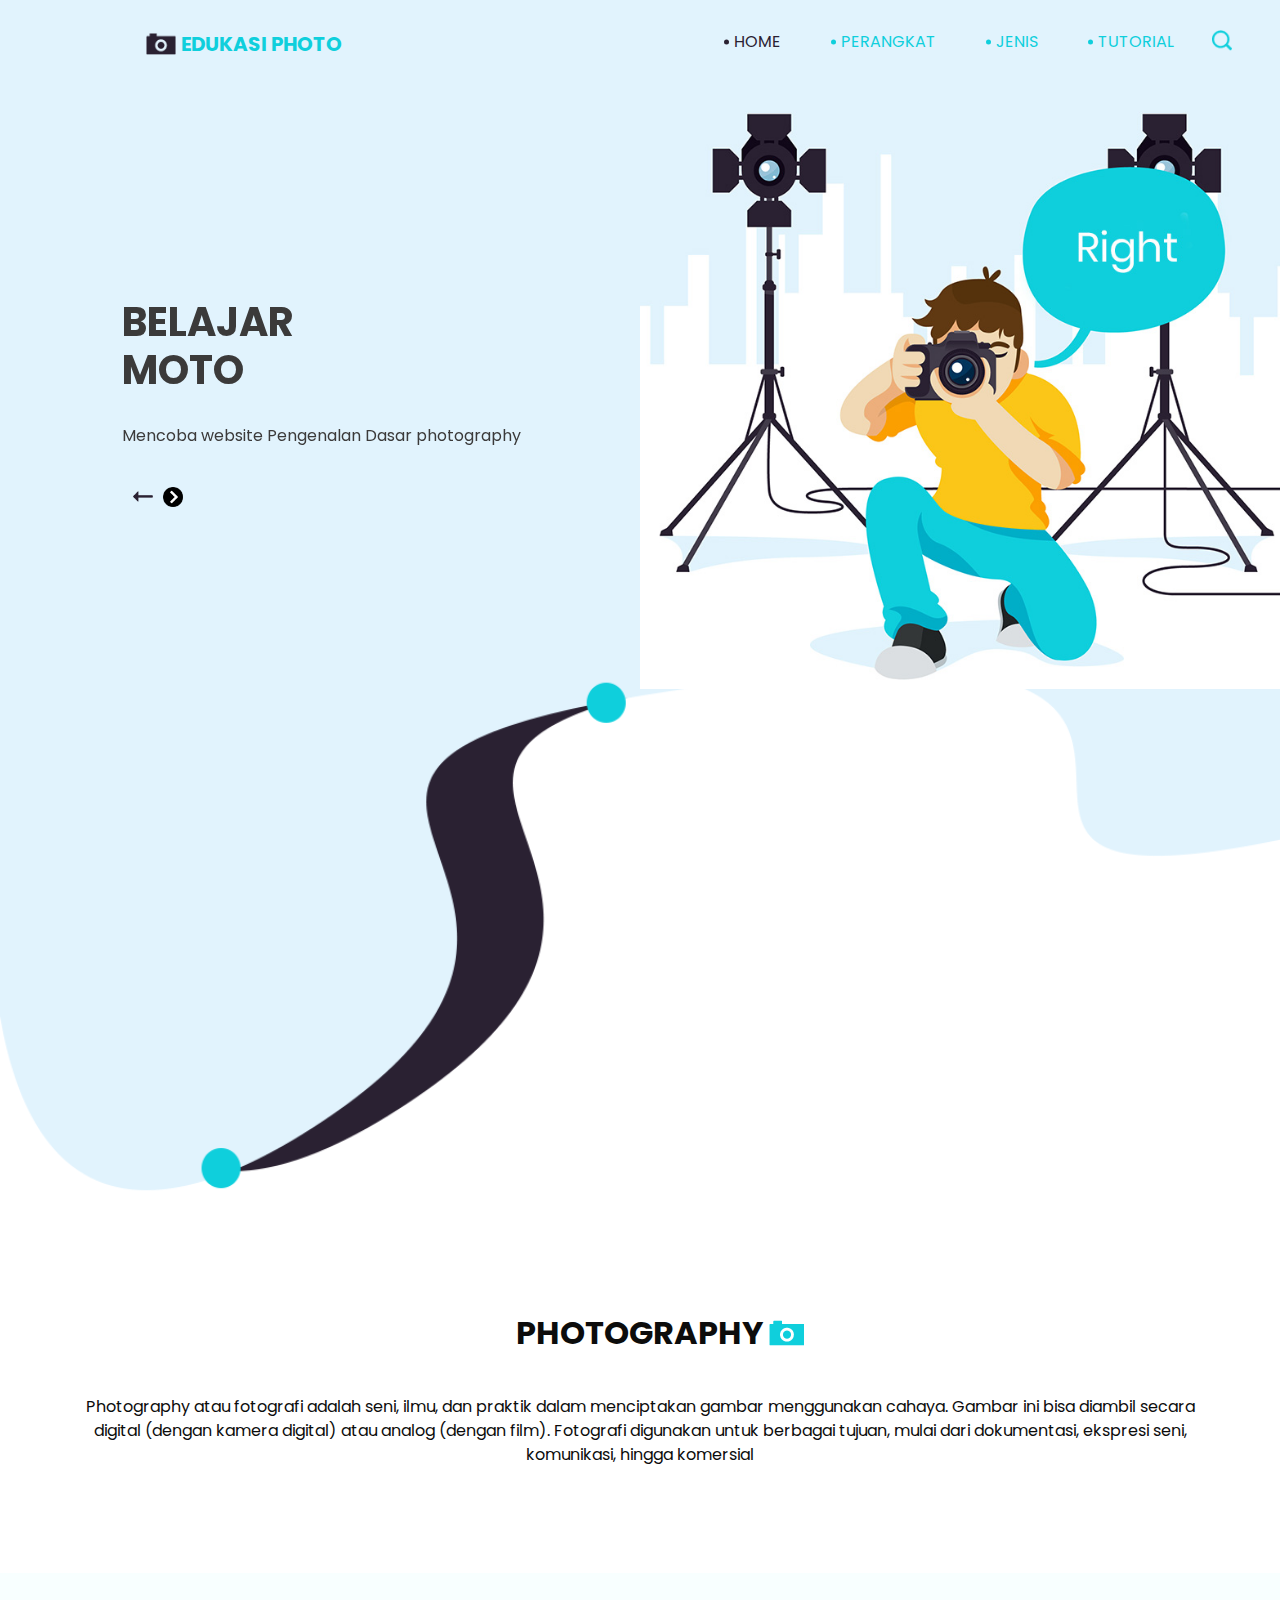
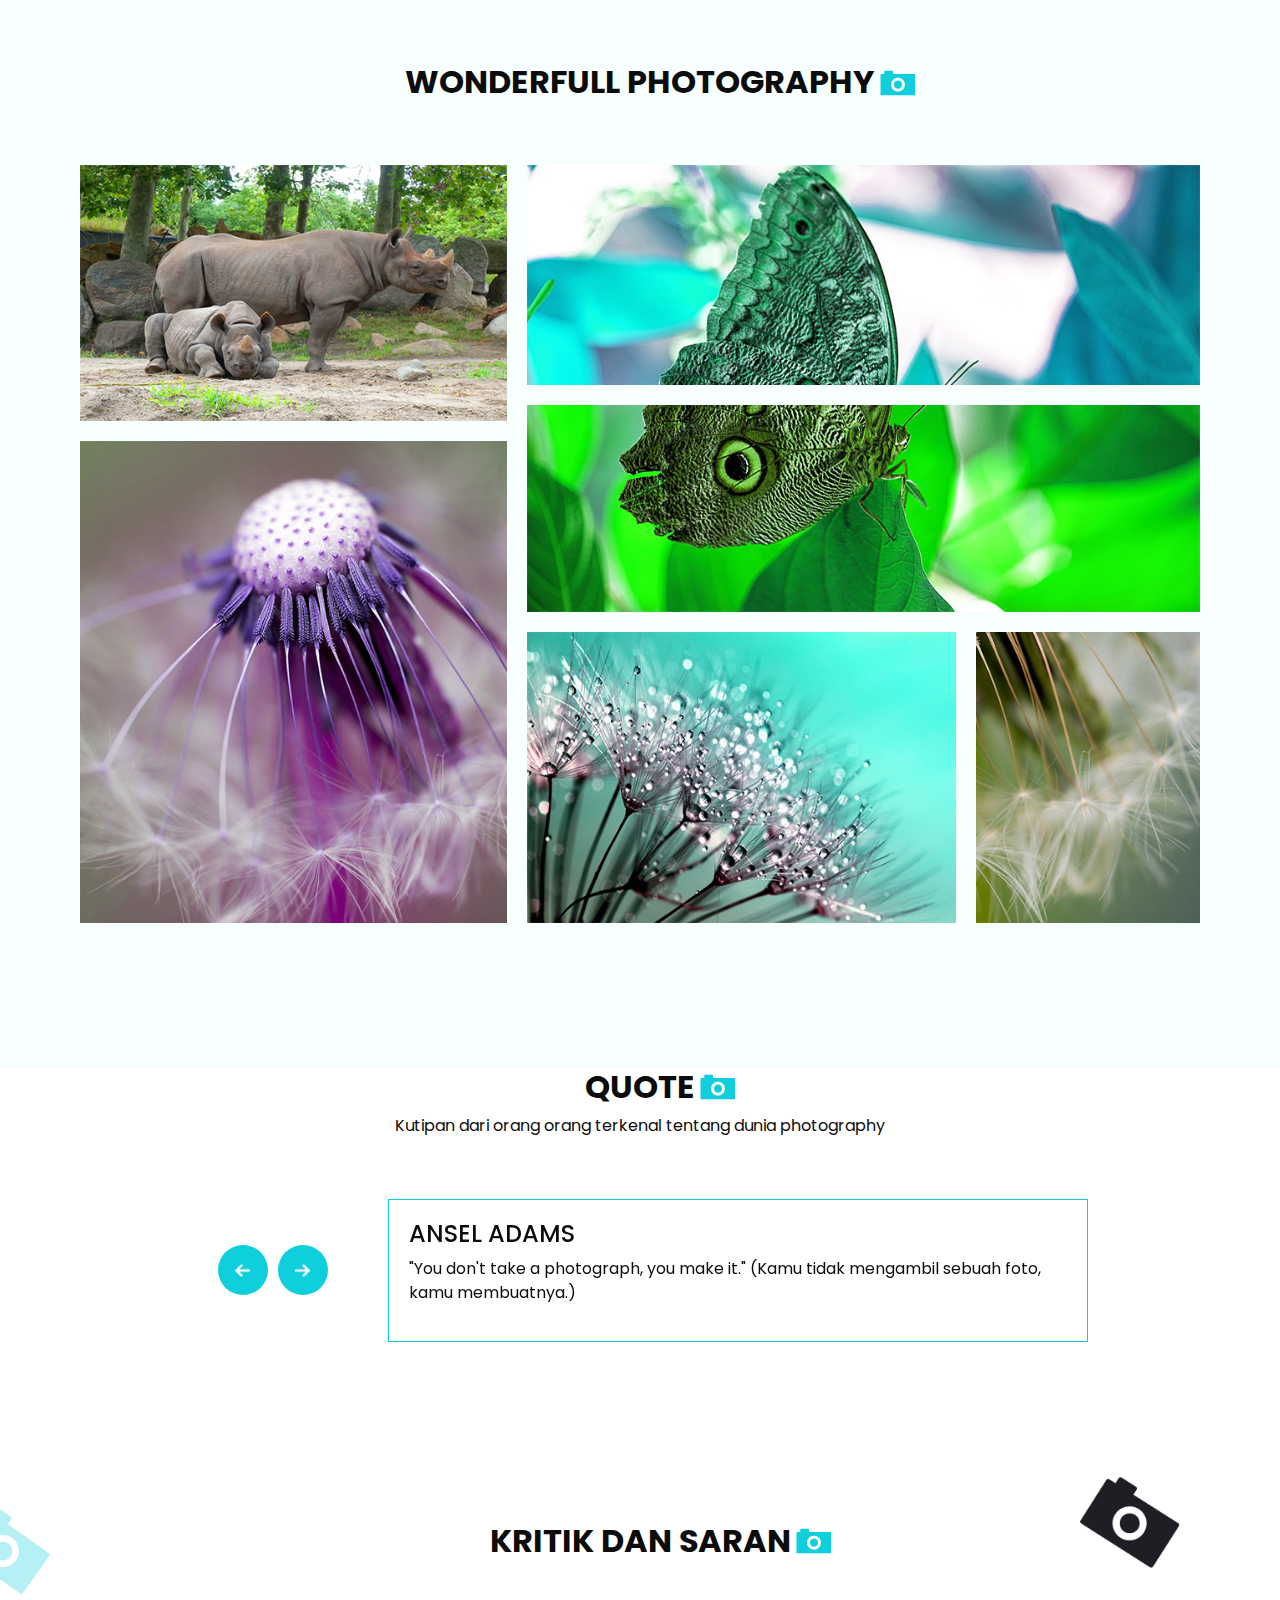
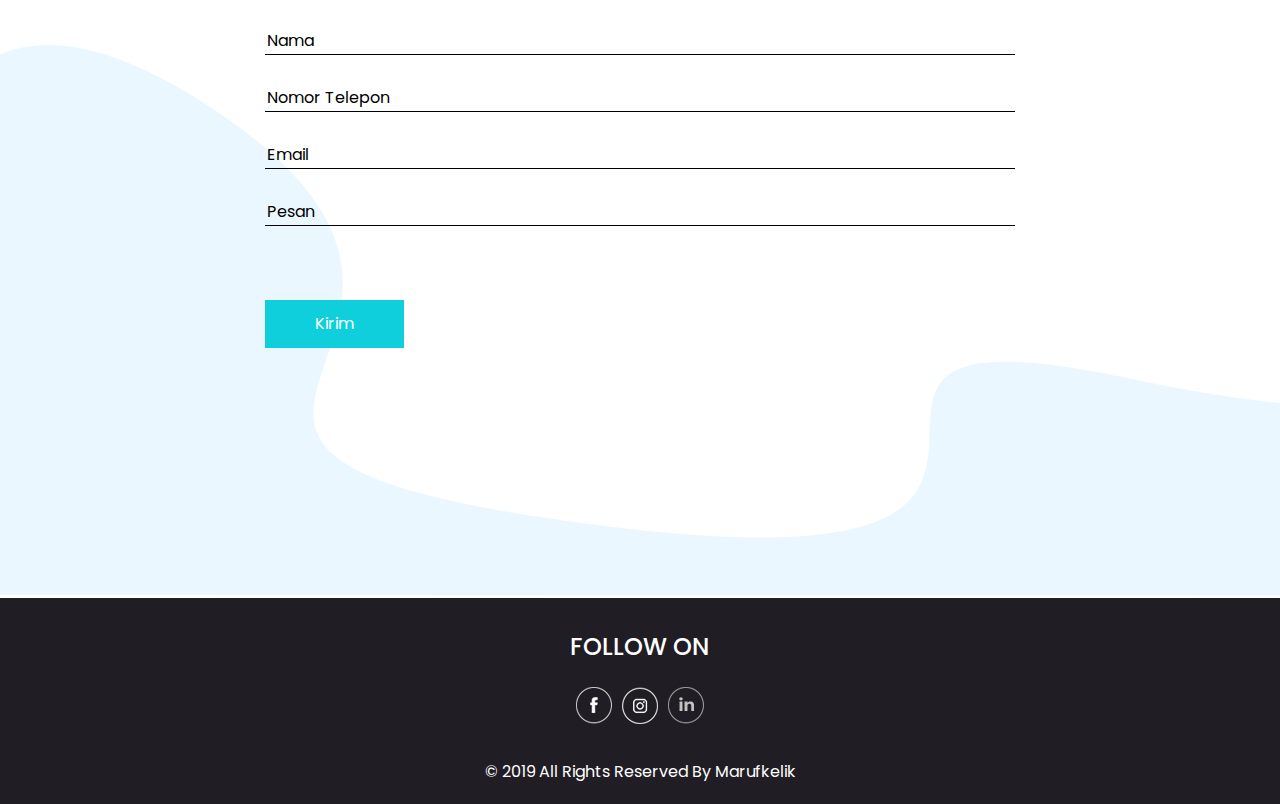
<file: index.html>
<!DOCTYPE html>
<html>

<head>
  <!-- Basic -->
  <meta charset="utf-8" />
  <meta http-equiv="X-UA-Compatible" content="IE=edge" />
  <!-- Mobile Metas -->
  <meta name="viewport" content="width=device-width, initial-scale=1, shrink-to-fit=no" />
  <!-- Site Metas -->
  <meta name="keywords" content="" />
  <meta name="description" content="" />
  <meta name="author" content="" />

  <title>Edukasi</title>


  <!-- bootstrap core css -->
  <link rel="stylesheet" type="text/css" href="css/bootstrap.css" />

  <!-- fonts style -->
  <link href="https://fonts.googleapis.com/css?family=Poppins:400,700&display=swap" rel="stylesheet">

  <!-- Custom styles for this template -->
  <link href="css/style.css" rel="stylesheet" />
  <!-- responsive style -->
  <link href="css/responsive.css" rel="stylesheet" />
</head>

<body>

  <div class="hero_area">
    <!-- header section strats -->
    <header class="header_section">
      <div class="container-fluid">
        <div class="row">
          <div class="col-lg-11 offset-lg-1">
            <nav class="navbar navbar-expand-lg custom_nav-container ">
              <a class="navbar-brand" href="index.html">
                <img src="images/logo.png" alt="">
                <span>
                  Edukasi Photo
                </span>
              </a>
              </a>
              <button class="navbar-toggler" type="button" data-toggle="collapse" data-target="#navbarSupportedContent"
                aria-controls="navbarSupportedContent" aria-expanded="false" aria-label="Toggle navigation">
                <span class="navbar-toggler-icon"></span>
              </button>

              <div class="collapse navbar-collapse" id="navbarSupportedContent">
                <div class="d-flex ml-auto flex-column flex-lg-row align-items-center">
                  <ul class="navbar-nav  ">
                    <li class="nav-item active">
                      <a class="nav-link" href="index.html">Home </a>
                    </li>
                    <li class="nav-item ">
                      <a class="nav-link" href="perangkat.html"> Perangkat</a>
                    </li>
                    <li class="nav-item">
                      <a class="nav-link" href="jenis.html"> Jenis </a>
                    </li>
                    <li class="nav-item">
                      <a class="nav-link" href="Tutorial.html">Tutorial</a>
                    </li>
                  </ul>
                  <form class="form-inline">
                    <button class="btn  my-2 my-sm-0 nav_search-btn" type="submit"></button>
                  </form>
                </div>

              </div>
            </nav>
          </div>
        </div>
      </div>
    </header>
    <!-- end header section -->
    <!-- slider section -->
    <section class=" slider_section position-relative">
      <div id="carouselExampleControls" class="carousel slide" data-ride="carousel">
        <div class="carousel-inner">
          <div class="carousel-item active">
            <div class="container-fluid">
              <div class="row">
                <div class="col-md-5 offset-md-1 ">
                  <div class="detail_box">
                    <h1>
                      Belajar <br>
                      Moto
                    </h1>
                    <p>
                      Mencoba website Pengenalan Dasar photography
                    </p>
                  </div>
                </div>
                <div class="col-md-6 px-0">
                  <div class="img-box">
                    <img src="images/slider-img.jpg" alt="">
                  </div>
                </div>
              </div>
            </div>
          </div>
          <div class="carousel-item">
            <div class="container-fluid">
              <div class="row">
                <div class="col-md-5 offset-md-1">
                  <div class="detail_box">
                    <h1>
                      Belajar <br>
                      Moto
                    </h1>
                    <p>
                      Mencoba website Pengenalan Dasar photography
                    </p>
                  </div>
                </div>
                <div class="col-md-6 px-0">
                  <div class="img-box">
                    <img src="images/slider-img.jpg" alt="">
                  </div>
                </div>
              </div>
            </div>
          </div>
          <div class="carousel-item">
            <div class="container-fluid">
              <div class="row">
                <div class="col-md-5 offset-md-1">
                  <div class="detail_box">
                    <h1>
                      Belajar <br>
                      Moto
                    </h1>
                    <p>
                      Mencoba website Pengenalan Dasar photography
                    </p>
                  </div>
                </div>
                <div class="col-md-6 px-0">
                  <div class="img-box">
                    <img src="images/slider-img.jpg" alt="">
                  </div>
                </div>
              </div>
            </div>
          </div>
        </div>
        <div class="carousel_btn-container">
          <a class="carousel-control-prev" href="#carouselExampleControls" role="button" data-slide="prev">
            <span class="sr-only">Previous</span>
          </a>
          <a class="carousel-control-next" href="#carouselExampleControls" role="button" data-slide="next">
            <span class="sr-only">Next</span>
          </a>
        </div>
      </div>

    </section>
    <!-- end slider section -->
  </div>

  <section class="about_section layout_padding">
    <div class="container">
      <div class="heading_container">
        <h2>
          Photography
        </h2>
      </div>
      <div class="box">
        <div class="detail-box">
          <p>
            Photography atau fotografi adalah seni, ilmu, dan praktik dalam menciptakan gambar menggunakan cahaya. Gambar ini bisa diambil secara digital (dengan kamera digital) atau analog (dengan film). Fotografi digunakan untuk berbagai tujuan, mulai dari dokumentasi, ekspresi seni, komunikasi, hingga komersial
          </p>
        </div>
      </div>
    </div>

  </section>

  <!-- end about section -->

  <!-- portfolio section -->

  <section class="portfolio_section layout_padding">
    <div class="container">
      <div class="heading_container">
        <h2>
          Wonderfull Photography
        </h2>
      </div>
      <div class="portfolio_container layout_padding2">
        <div class="box-1">
          <div class="img-box b-1">
            <img src="images/p-1.jpg" alt="">
            <div class="btn-box">
              <a href="" class="btn-1">

              </a>
            </div>
          </div>
          <div class="img-box b-2">
            <img src="images/p-2.jpg" alt="">
            <div class="btn-box">
              <a href="" class="btn-1">

              </a>
            </div>
          </div>
        </div>
        <div class="box-2">
          <div class="box-2-top">
            <div class="img-box b-3">
              <img src="images/p-3.jpg" alt="">
              <div class="btn-box">
                <a href="" class="btn-1">

                </a>
              </div>
            </div>
          </div>
          <div class="box-2-top2">
            <div class="img-box b-4">
              <img src="images/p-4.jpg" alt="">
              <div class="btn-box">
                <a href="" class="btn-1">

                </a>
              </div>
            </div>
          </div>
          <div class="box-2-btm">
            <div class="img-box b-5">
              <img src="images/p-5.jpg" alt="">
              <div class="btn-box">
                <a href="" class="btn-1">

                </a>
              </div>
            </div>
            <div class="img-box b-6">
              <img src="images/p-6.jpg" alt="">
              <div class="btn-box">
                <a href="" class="btn-1">

                </a>
              </div>
            </div>
          </div>
        </div>
      </div>
    </div>

  </section>

  <!-- end about section -->

  <!-- achieve section -->

  <!-- end achieve section -->

  <!-- client section -->

  <section class="client_section layout_padding-bottom">
    <div class="container">
      <div class="heading_container">
        <h2>
          Quote
        </h2>
        <p>
          Kutipan dari orang orang terkenal tentang dunia photography
        </p>
      </div>
      <div class="layout_padding2-top">
        <div id="carouselExample2Controls" class="carousel slide" data-ride="carousel">
          <div class="row">
            <div class="col-md-3">
              <div class="btn_container">
                <a class="carousel-control-prev" href="#carouselExample2Controls" role="button" data-slide="prev">
                  <span class="sr-only">Previous</span>
                </a>
                <a class="carousel-control-next" href="#carouselExample2Controls" role="button" data-slide="next">
                  <span class="sr-only">Next</span>
                </a>
              </div>
            </div>
            <div class="col-md-9 col-lg-8">
              <div class="carousel-inner">
                <div class="carousel-item active">
                  <div class="detail-box">
                    <h4>
                      Ansel Adams
                    </h4>
                    <p>
                      "You don't take a photograph, you make it." (Kamu tidak mengambil sebuah foto, kamu membuatnya.)
                    </p>
                  </div>
                </div>
                <div class="carousel-item ">
                  <div class="detail-box">
                    <h4>
                      Henri Cartier-Bresson
                    </h4>
                    <p>
                      "Your first 10,000 photographs are your worst." (10.000 foto pertamamu adalah yang terburuk.)
                    </p>
                  </div>
                </div>
                <div class="carousel-item ">
                  <div class="detail-box">
                    <h4>
                      Robert Doisneau
                    </h4>
                    <p>
					"The marvels of daily life are exciting; no movie director can arrange the unexpected that you find in the street." (Keajaiban kehidupan sehari-hari itu mengasyikkan; tidak ada sutradara film yang bisa mengatur hal tak terduga yang kamu temukan di jalanan.)
                    </p>
                  </div>
                </div>
              </div>
            </div>

          </div>

        </div>
      </div>
    </div>
  </section>


  <!-- end client section -->

  <!-- contact section -->

  <section class="contact_section layout_padding">
    <div class="bg-img1">
      <img src="images/bg-img-1.png" alt="">
    </div>
    <div class="bg-img2">
      <img src="images/bg-img-2.png" alt="">
    </div>
    <div class="container">
      <div class="heading_container">
        <h2>
          Kritik dan Saran
        </h2>
      </div>
      <div class="">
        <div class="row">
          <div class="col-md-8 mx-auto">
			
			
			<form id="feedbackForm">
			<div class="contact_form-container">
				<input type="text"  placeholder="Nama" id="name" name="name" required><br>

				<input type="text"  placeholder="Nomor Telepon" id="phone" name="phone"><br>

				<input type="email"  placeholder="Email" id="email" name="email"><br>

				<input type="text"  placeholder="Pesan" id="message" name="message"><br><br>

				<button type="submit">Kirim</button>
			</div>
			  </form>
			<div id="result"></div>

          </div>
        </div>
      </div>
    </div>
  </section>


  <!-- end contact section -->


  <!-- info section -->
 <section class="info_section ">
    <div class="container">
      <div class="info_container">
        <div class="info_social">
          <div class="d-flex justify-content-center">
            <h4 class="">
              Follow on
            </h4>
          </div>
          <div class="social_box">
            <a href="https://www.facebook.com/Maruffidarto/">
              <img src="images/fb.png" alt="">
            </a>
            <a href="https://www.instagram.com/Marufkelik">
              <img src="images/instagram.png" alt="">
            </a>
            <a href="https://www.youtube.com/@Marufkeli">
              <img src="images/linkedin.png" alt="">
            </a>
          </div>
        </div>
      </div>
    </div>
  </section>

  <!-- end info_section -->
  

  <!-- footer section -->
  <section class="container-fluid footer_section">
    <div class="container">
      <p id="time">
        &copy; 2019 All Rights Reserved By
        <a href="https://instagram/marufkelik">Marufkelik</a>
      </p>
    </div>
  </section>
  <!-- footer section -->
	<script>
    document.getElementById("feedbackForm").addEventListener("submit", function(e) {
      e.preventDefault();

      const formData = {
        name: document.getElementById("name").value,
        phone: document.getElementById("phone").value,
        email: document.getElementById("email").value,
        message: document.getElementById("message").value
      };

      fetch("submit_form.php", {
        method: "POST",
        headers: {
          "Content-Type": "application/json"
        },
        body: JSON.stringify(formData)
      })
      .then(response => response.text())
      .then(data => {
        document.getElementById("result").innerHTML = `<p>${data}</p>`;
      })
      .catch(error => {
        document.getElementById("result").innerHTML = `<p style="color:red;">Terjadi kesalahan: ${error}</p>`;
      });
    });
    
    var timeDisplay = document.getElementById("time");
      function refreshTime() {
        var dateString = new Date().toLocaleString("en-US", {timeZone: "America/Sao_Paulo"});
        var formattedString = dateString.replace(", ", " - ");
        timeDisplay.innerHTML = formattedString;
      }

    setInterval(refreshTime, 1000);
  </script>

  <script type="text/javascript" src="js/jquery-3.4.1.min.js"></script>
  <script type="text/javascript" src="js/bootstrap.js"></script>

</body>

</html>
</file>
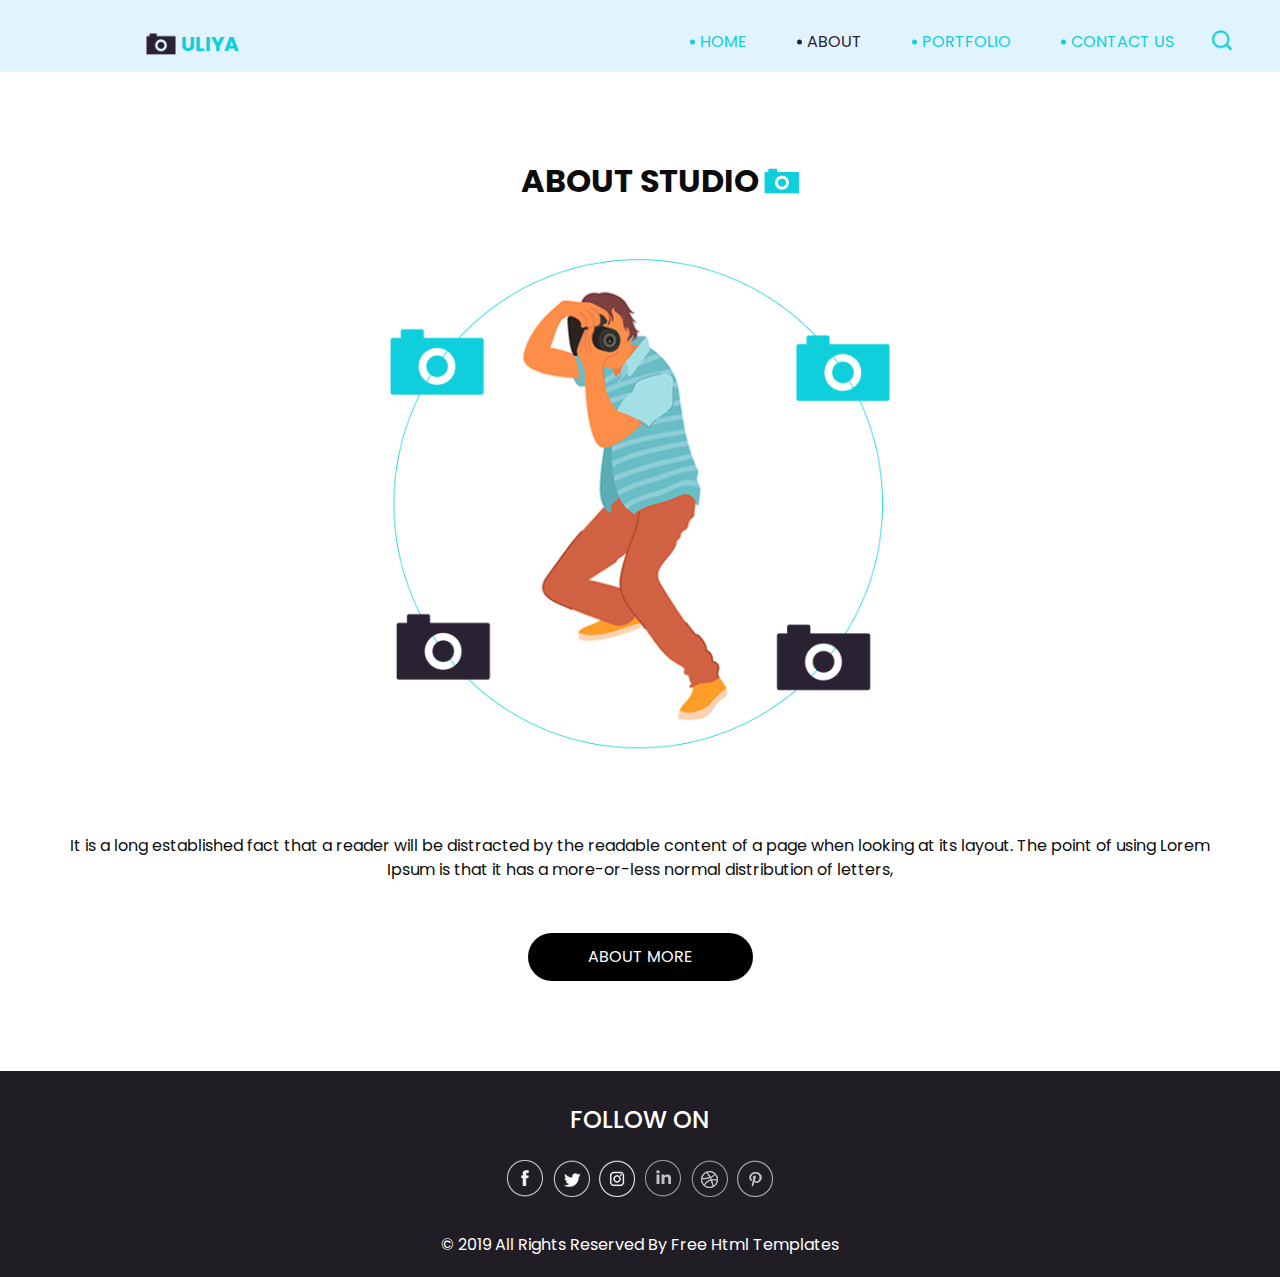
<file: about.html>
<!DOCTYPE html>
<html>

<head>
  <!-- Basic -->
  <meta charset="utf-8" />
  <meta http-equiv="X-UA-Compatible" content="IE=edge" />
  <!-- Mobile Metas -->
  <meta name="viewport" content="width=device-width, initial-scale=1, shrink-to-fit=no" />
  <!-- Site Metas -->
  <meta name="keywords" content="" />
  <meta name="description" content="" />
  <meta name="author" content="" />

  <title>Uliya</title>


  <!-- bootstrap core css -->
  <link rel="stylesheet" type="text/css" href="css/bootstrap.css" />

  <!-- fonts style -->
  <link href="https://fonts.googleapis.com/css?family=Poppins:400,700&display=swap" rel="stylesheet">

  <!-- Custom styles for this template -->
  <link href="css/style.css" rel="stylesheet" />
  <!-- responsive style -->
  <link href="css/responsive.css" rel="stylesheet" />
</head>

<body class="sub_page">

  <div class="hero_area">
    <!-- header section strats -->
    <header class="header_section">
      <div class="container-fluid">
        <div class="row">
          <div class="col-lg-11 offset-lg-1">
            <nav class="navbar navbar-expand-lg custom_nav-container ">
              <a class="navbar-brand" href="index.html">
                <img src="images/logo.png" alt="">
                <span>
                  Uliya
                </span>
              </a>
              </a>
              <button class="navbar-toggler" type="button" data-toggle="collapse" data-target="#navbarSupportedContent"
                aria-controls="navbarSupportedContent" aria-expanded="false" aria-label="Toggle navigation">
                <span class="navbar-toggler-icon"></span>
              </button>

              <div class="collapse navbar-collapse" id="navbarSupportedContent">
                <div class="d-flex ml-auto flex-column flex-lg-row align-items-center">
                  <ul class="navbar-nav  ">
                    <li class="nav-item ">
                      <a class="nav-link" href="index.html">Home <span class="sr-only">(current)</span></a>
                    </li>
                    <li class="nav-item active">
                      <a class="nav-link" href="about.html"> About</a>
                    </li>
                    <li class="nav-item">
                      <a class="nav-link" href="portfolio.html"> Portfolio </a>
                    </li>
                    <li class="nav-item">
                      <a class="nav-link" href="contact.html">Contact Us</a>
                    </li>
                  </ul>
                  <form class="form-inline">
                    <button class="btn  my-2 my-sm-0 nav_search-btn" type="submit"></button>
                  </form>
                </div>

              </div>
            </nav>
          </div>
        </div>
      </div>
    </header>
    <!-- end header section -->
  </div>

  <!-- about section -->

  <section class="about_section layout_padding">
    <div class="container">
      <div class="heading_container">
        <h2>
          About Studio
        </h2>
      </div>
      <div class="box">
        <div class="img-box">
          <img src="images/about-img.jpg" alt="">
          <div class="about_img-bg">
            <img src="images/about-img-bg.png" alt="">
          </div>
        </div>
        <div class="detail-box">
          <p>
            It is a long established fact that a reader will be distracted by the readable content of a page when
            looking at its layout. The point of using Lorem Ipsum is that it has a more-or-less normal distribution of
            letters,
          </p>
          <div>
            <a href="">
              about More
            </a>
          </div>
        </div>
      </div>
    </div>

  </section>

  <!-- end about section -->


  <!-- info section -->
  <section class="info_section ">
    <div class="container">
      <div class="info_container">
        <div class="info_social">
          <div class="d-flex justify-content-center">
            <h4 class="">
              Follow on
            </h4>
          </div>
          <div class="social_box">
            <a href="">
              <img src="images/fb.png" alt="">
            </a>
            <a href="">
              <img src="images/twitter.png" alt="">
            </a>
            <a href="">
              <img src="images/instagram.png" alt="">
            </a>
            <a href="">
              <img src="images/linkedin.png" alt="">
            </a>
            <a href="">
              <img src="images/dribble.png" alt="">
            </a>
            <a href="">
              <img src="images/pinterest.png" alt="">
            </a>
          </div>
        </div>
      </div>
    </div>
  </section>

  <!-- end info_section -->

  <!-- footer section -->
  <section class="container-fluid footer_section">
    <div class="container">
      <p>
        &copy; 2019 All Rights Reserved By
        <a href="https://html.design/">Free Html Templates</a>
      </p>
    </div>
  </section>
  <!-- footer section -->

  <script type="text/javascript" src="js/jquery-3.4.1.min.js"></script>
  <script type="text/javascript" src="js/bootstrap.js"></script>

</body>

</html>
</file>
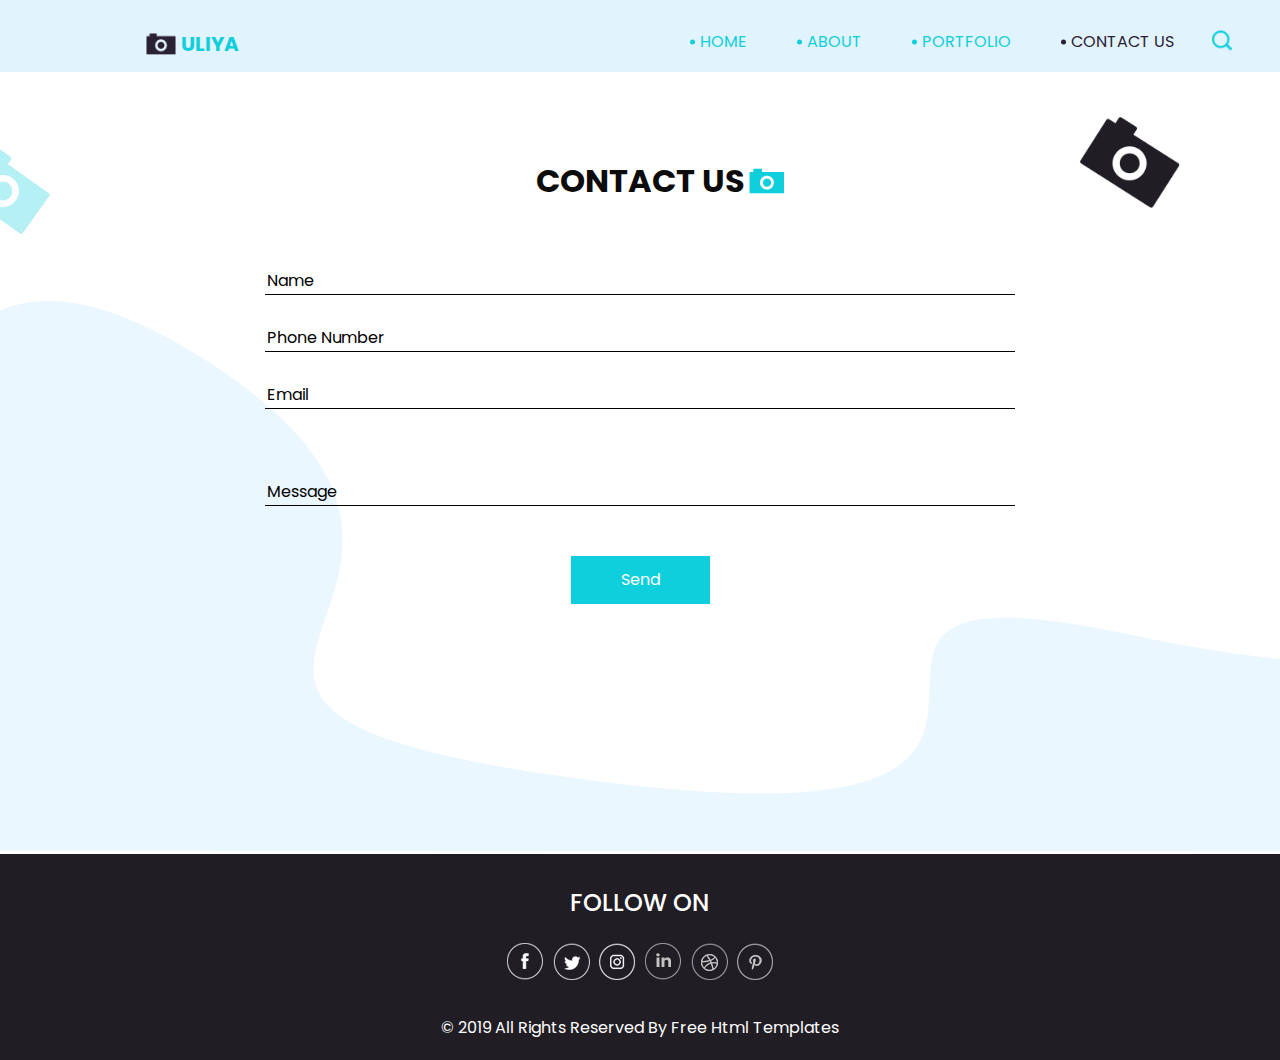
<file: contact.html>
<!DOCTYPE html>
<html>

<head>
  <!-- Basic -->
  <meta charset="utf-8" />
  <meta http-equiv="X-UA-Compatible" content="IE=edge" />
  <!-- Mobile Metas -->
  <meta name="viewport" content="width=device-width, initial-scale=1, shrink-to-fit=no" />
  <!-- Site Metas -->
  <meta name="keywords" content="" />
  <meta name="description" content="" />
  <meta name="author" content="" />

  <title>Uliya</title>


  <!-- bootstrap core css -->
  <link rel="stylesheet" type="text/css" href="css/bootstrap.css" />

  <!-- fonts style -->
  <link href="https://fonts.googleapis.com/css?family=Poppins:400,700&display=swap" rel="stylesheet">

  <!-- Custom styles for this template -->
  <link href="css/style.css" rel="stylesheet" />
  <!-- responsive style -->
  <link href="css/responsive.css" rel="stylesheet" />
</head>

<body class="sub_page">

  <div class="hero_area">
    <!-- header section strats -->
    <header class="header_section">
      <div class="container-fluid">
        <div class="row">
          <div class="col-lg-11 offset-lg-1">
            <nav class="navbar navbar-expand-lg custom_nav-container ">
              <a class="navbar-brand" href="index.html">
                <img src="images/logo.png" alt="">
                <span>
                  Uliya
                </span>
              </a>
              </a>
              <button class="navbar-toggler" type="button" data-toggle="collapse" data-target="#navbarSupportedContent"
                aria-controls="navbarSupportedContent" aria-expanded="false" aria-label="Toggle navigation">
                <span class="navbar-toggler-icon"></span>
              </button>

              <div class="collapse navbar-collapse" id="navbarSupportedContent">
                <div class="d-flex ml-auto flex-column flex-lg-row align-items-center">
                  <ul class="navbar-nav  ">
                    <li class="nav-item ">
                      <a class="nav-link" href="index.html">Home <span class="sr-only">(current)</span></a>
                    </li>
                    <li class="nav-item">
                      <a class="nav-link" href="about.html"> About</a>
                    </li>
                    <li class="nav-item">
                      <a class="nav-link" href="portfolio.html"> Portfolio </a>
                    </li>
                    <li class="nav-item active">
                      <a class="nav-link" href="contact.html">Contact Us</a>
                    </li>
                  </ul>
                  <form class="form-inline">
                    <button class="btn  my-2 my-sm-0 nav_search-btn" type="submit"></button>
                  </form>
                </div>

              </div>
            </nav>
          </div>
        </div>
      </div>
    </header>
    <!-- end header section -->
  </div>

  <!-- contact section -->

  <section class="contact_section layout_padding">
    <div class="bg-img1">
      <img src="images/bg-img-1.png" alt="">
    </div>
    <div class="bg-img2">
      <img src="images/bg-img-2.png" alt="">
    </div>
    <div class="container">
      <div class="heading_container">
        <h2>
          Contact Us
        </h2>
      </div>
      <div class="">
        <div class="row">
          <div class="col-md-8 mx-auto">
            <form action="">
              <div class="contact_form-container">
                <div>
                  <div>
                    <input type="text" placeholder="Name">
                  </div>
                  <div>
                    <input type="text" placeholder="Phone Number">
                  </div>
                  <div>
                    <input type="email" placeholder="Email">
                  </div>
                  <div class="">
                    <input type="text" placeholder="Message" class="message_input">
                  </div>
                  <div class=" d-flex justify-content-center ">
                    <button type="submit">
                      Send
                    </button>
                  </div>
                </div>
              </div>
            </form>
          </div>
        </div>
      </div>
    </div>
  </section>


  <!-- end contact section -->


  <!-- info section -->
  <section class="info_section ">
    <div class="container">
      <div class="info_container">
        <div class="info_social">
          <div class="d-flex justify-content-center">
            <h4 class="">
              Follow on
            </h4>
          </div>
          <div class="social_box">
            <a href="">
              <img src="images/fb.png" alt="">
            </a>
            <a href="">
              <img src="images/twitter.png" alt="">
            </a>
            <a href="">
              <img src="images/instagram.png" alt="">
            </a>
            <a href="">
              <img src="images/linkedin.png" alt="">
            </a>
            <a href="">
              <img src="images/dribble.png" alt="">
            </a>
            <a href="">
              <img src="images/pinterest.png" alt="">
            </a>
          </div>
        </div>
      </div>
    </div>
  </section>

  <!-- end info_section -->

  <!-- footer section -->
  <section class="container-fluid footer_section">
    <div class="container">
      <p>
        &copy; 2019 All Rights Reserved By
        <a href="https://html.design/">Free Html Templates</a>
      </p>
    </div>
  </section>
  <!-- footer section -->

  <script type="text/javascript" src="js/jquery-3.4.1.min.js"></script>
  <script type="text/javascript" src="js/bootstrap.js"></script>

</body>

</html>
</file>
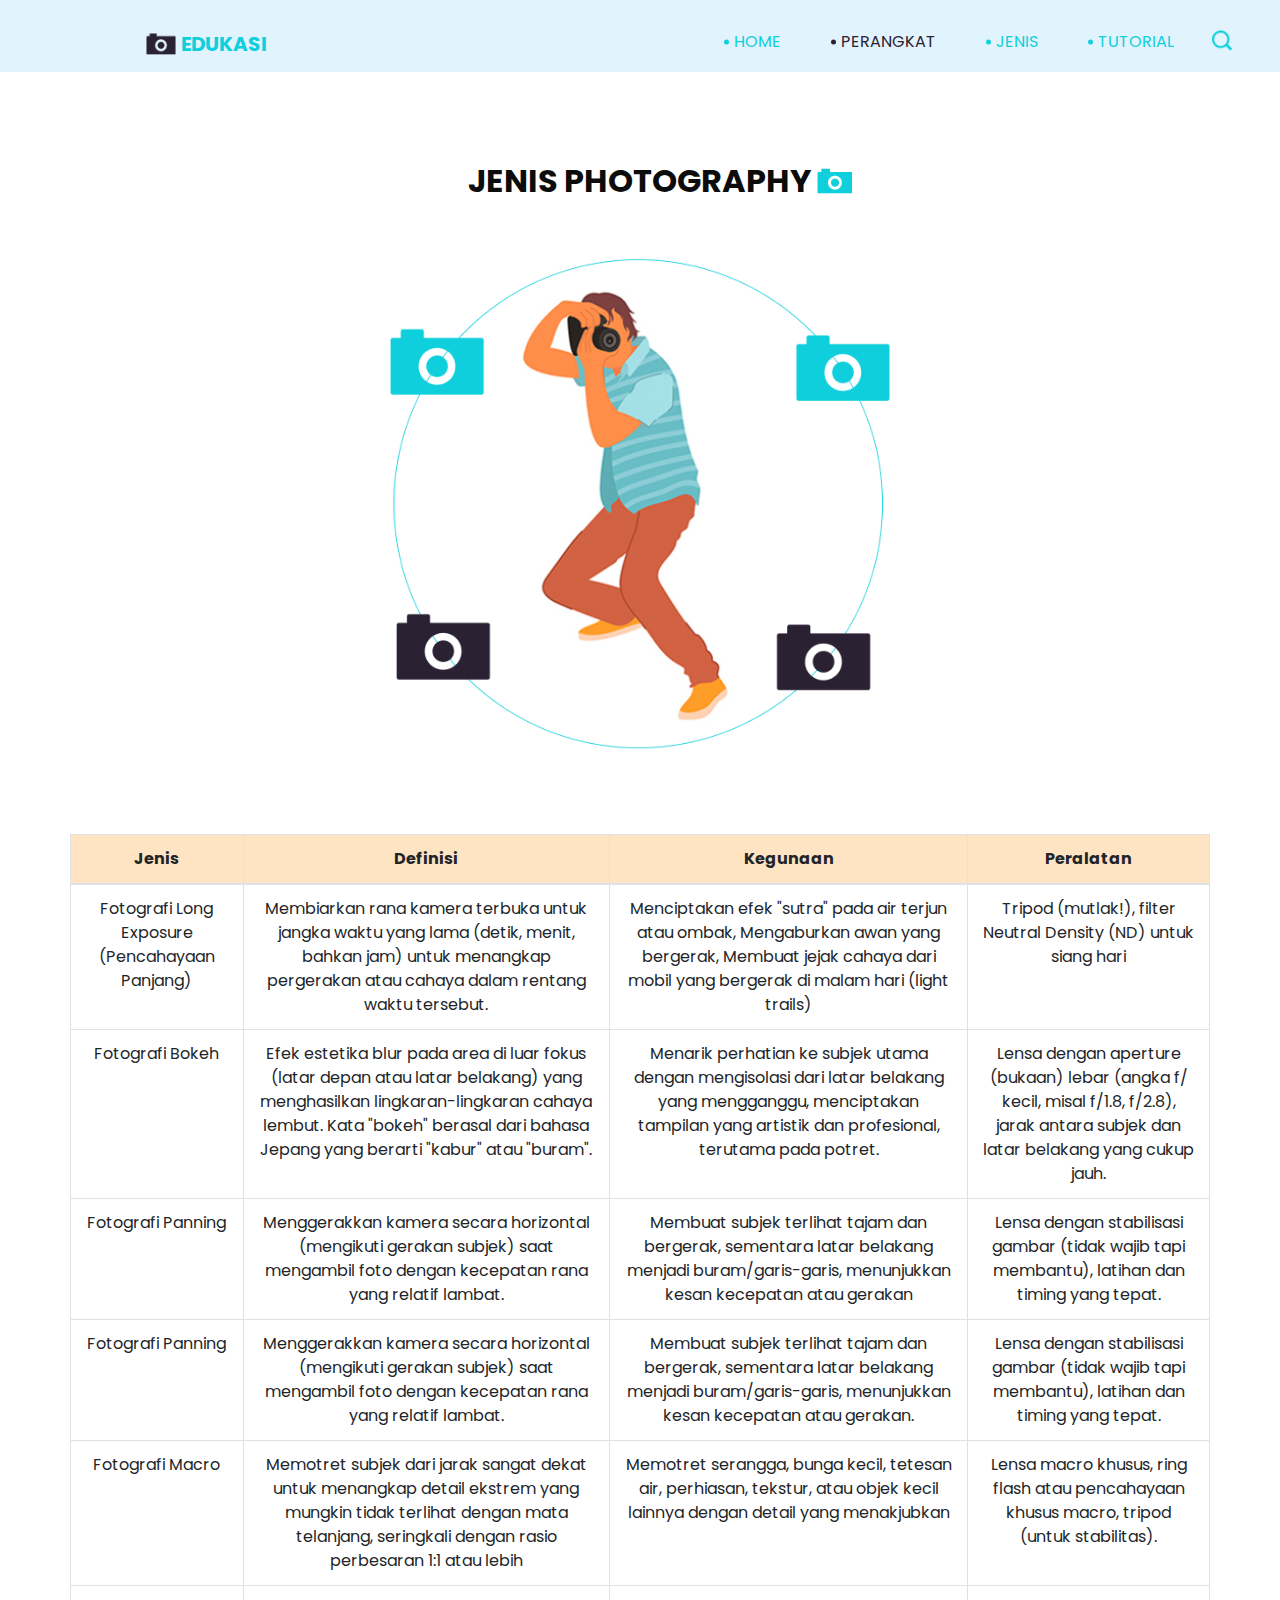
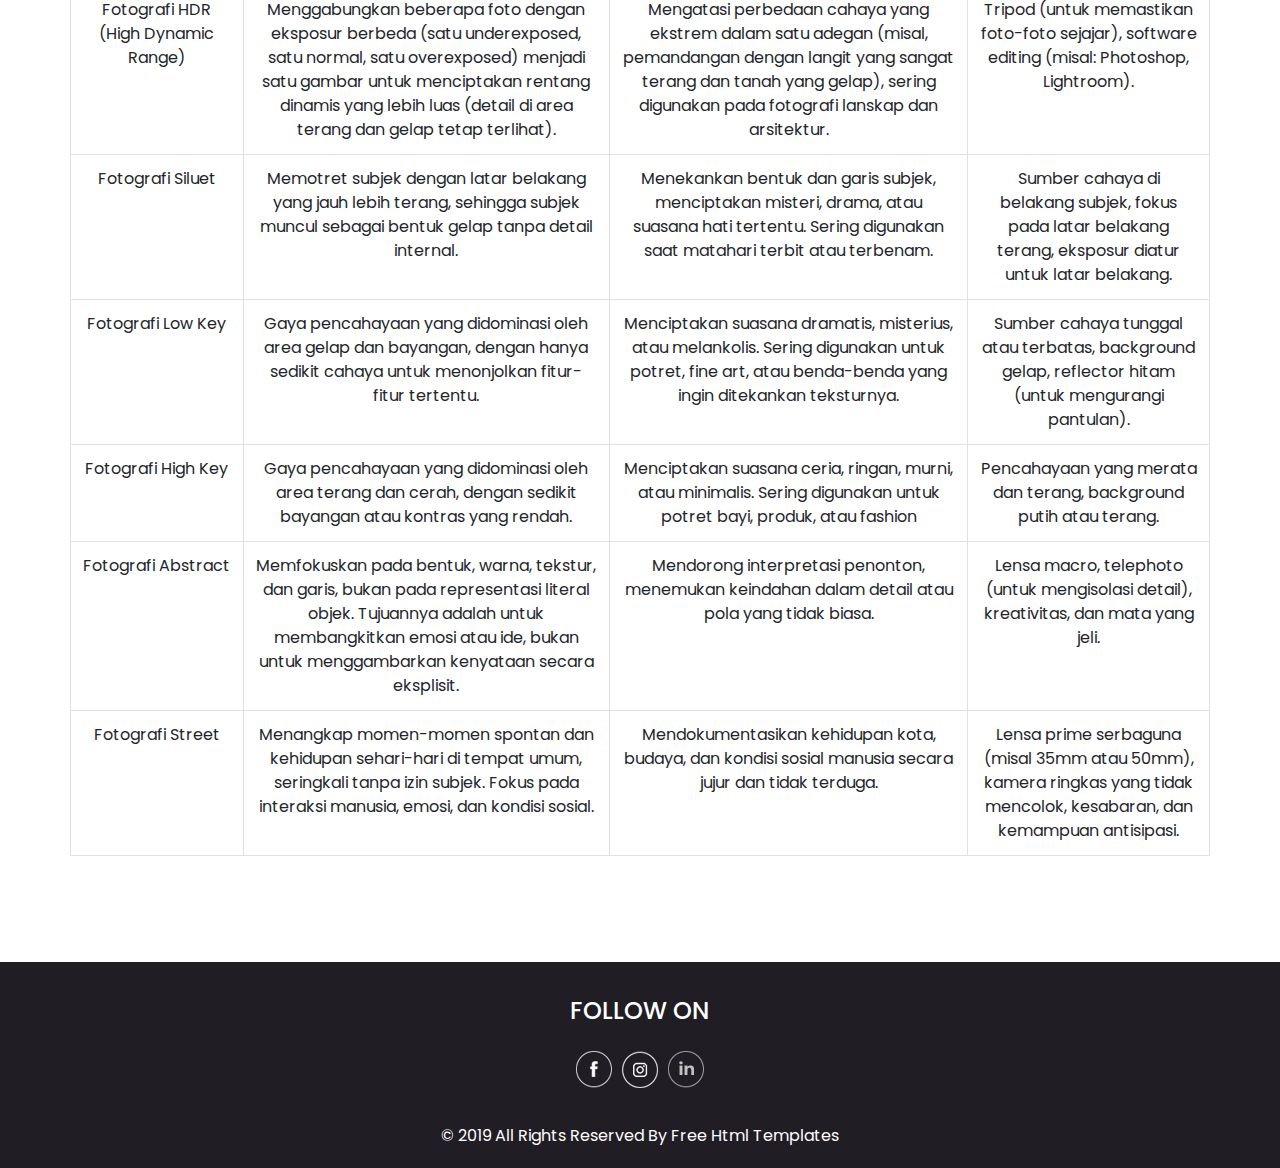
<file: jenis.html>
<!DOCTYPE html>
<html>

<head>
  <!-- Basic -->
  <meta charset="utf-8" />
  <meta http-equiv="X-UA-Compatible" content="IE=edge" />
  <!-- Mobile Metas -->
  <meta name="viewport" content="width=device-width, initial-scale=1, shrink-to-fit=no" />
  <!-- Site Metas -->
  <meta name="keywords" content="" />
  <meta name="description" content="" />
  <meta name="author" content="" />

  <title>Edukasi</title>


  <!-- bootstrap core css -->
  <link rel="stylesheet" type="text/css" href="css/bootstrap.css" />

  <!-- fonts style -->
  <link href="https://fonts.googleapis.com/css?family=Poppins:400,700&display=swap" rel="stylesheet">

  <!-- Custom styles for this template -->
  <link href="css/style.css" rel="stylesheet" />
  <!-- responsive style -->
  <link href="css/responsive.css" rel="stylesheet" />
</head>

<body class="sub_page">

  <div class="hero_area">
    <!-- header section strats -->
    <header class="header_section">
      <div class="container-fluid">
        <div class="row">
          <div class="col-lg-11 offset-lg-1">
            <nav class="navbar navbar-expand-lg custom_nav-container ">
              <a class="navbar-brand" href="index.html">
                <img src="images/logo.png" alt="">
                <span>
                  Edukasi
                </span>
              </a>
              </a>
              <button class="navbar-toggler" type="button" data-toggle="collapse" data-target="#navbarSupportedContent"
                aria-controls="navbarSupportedContent" aria-expanded="false" aria-label="Toggle navigation">
                <span class="navbar-toggler-icon"></span>
              </button>

              <div class="collapse navbar-collapse" id="navbarSupportedContent">
                <div class="d-flex ml-auto flex-column flex-lg-row align-items-center">
                  <ul class="navbar-nav  ">
                    <li class="nav-item ">
                      <a class="nav-link" href="index.html">Home </a>
                    </li>
                    <li class="nav-item active">
                      <a class="nav-link" href="perangkat.html"> Perangkat</a>
                    </li>
                    <li class="nav-item">
                      <a class="nav-link" href="jenis.html"> Jenis <span class="sr-only">(current)</span></a>
                    </li>
                    <li class="nav-item">
                      <a class="nav-link" href="tutorial.html">Tutorial</a>
                    </li>
                  </ul>
                  <form class="form-inline">
                    <button class="btn  my-2 my-sm-0 nav_search-btn" type="submit"></button>
                  </form>
                </div>

              </div>
            </nav>
          </div>
        </div>
      </div>
    </header>
    <!-- end header section -->
  </div>

  <!-- about section -->

  <section class="about_section layout_padding">
    <div class="container">
      <div class="heading_container">
        <h2>
          Jenis Photography
        </h2>
      </div>
      <div class="box">
        <div class="img-box">
          <img src="images/about-img.jpg" alt="">
          <div class="about_img-bg">
            <img src="images/about-img-bg.png" alt="">
          </div>
        </div>
        <div class="detail-box">
         <table id="hobbybro" class="table table-bordered table-hover">
								<thead>
									<tr style="background-color: bisque;">
									  <th>Jenis</th>
									  <th>Definisi</th>
									  <th>Kegunaan</th>
									  <th>Peralatan</th>
									</tr>
								</thead>
								<tbody>
										<tr>
										  <td>Fotografi Long Exposure (Pencahayaan Panjang)</td>
										  <td>Membiarkan rana kamera terbuka untuk jangka waktu yang lama (detik, menit, bahkan jam) untuk menangkap pergerakan atau cahaya dalam rentang waktu tersebut.</td>
										  <td>Menciptakan efek "sutra" pada air terjun atau ombak, Mengaburkan awan yang bergerak, Membuat jejak cahaya dari mobil yang bergerak di malam hari (light trails)</td>
										  <td>Tripod (mutlak!), filter Neutral Density (ND) untuk siang hari</td>
										</tr>
										<tr>
										  <td>Fotografi Bokeh</td>
										  <td>Efek estetika blur pada area di luar fokus (latar depan atau latar belakang) yang menghasilkan lingkaran-lingkaran cahaya lembut. Kata "bokeh" berasal dari bahasa Jepang yang berarti "kabur" atau "buram".</td>
										  <td>Menarik perhatian ke subjek utama dengan mengisolasi dari latar belakang yang mengganggu, menciptakan tampilan yang artistik dan profesional, terutama pada potret.</td>
										  <td>Lensa dengan aperture (bukaan) lebar (angka f/ kecil, misal f/1.8, f/2.8), jarak antara subjek dan latar belakang yang cukup jauh.</td>
										</tr>
										<tr>
										  <td>Fotografi Panning</td>
										  <td>Menggerakkan kamera secara horizontal (mengikuti gerakan subjek) saat mengambil foto dengan kecepatan rana yang relatif lambat.</td>
										  <td>Membuat subjek terlihat tajam dan bergerak, sementara latar belakang menjadi buram/garis-garis, menunjukkan kesan kecepatan atau gerakan</td>
										  <td>Lensa dengan stabilisasi gambar (tidak wajib tapi membantu), latihan dan timing yang tepat.</td>
										</tr>
										<tr>
										  <td>Fotografi Panning</td>
										  <td>Menggerakkan kamera secara horizontal (mengikuti gerakan subjek) saat mengambil foto dengan kecepatan rana yang relatif lambat.</td>
										  <td>Membuat subjek terlihat tajam dan bergerak, sementara latar belakang menjadi buram/garis-garis, menunjukkan kesan kecepatan atau gerakan.</td>
										  <td>Lensa dengan stabilisasi gambar (tidak wajib tapi membantu), latihan dan timing yang tepat.</td>
										</tr>
										<tr>
										  <td>Fotografi Macro</td>
										  <td>Memotret subjek dari jarak sangat dekat untuk menangkap detail ekstrem yang mungkin tidak terlihat dengan mata telanjang, seringkali dengan rasio perbesaran 1:1 atau lebih</td>
										  <td>Memotret serangga, bunga kecil, tetesan air, perhiasan, tekstur, atau objek kecil lainnya dengan detail yang menakjubkan</td>
										  <td>Lensa macro khusus, ring flash atau pencahayaan khusus macro, tripod (untuk stabilitas).</td>
										</tr>
										<tr>
										  <td>Fotografi HDR (High Dynamic Range)</td>
										  <td>Menggabungkan beberapa foto dengan eksposur berbeda (satu underexposed, satu normal, satu overexposed) menjadi satu gambar untuk menciptakan rentang dinamis yang lebih luas (detail di area terang dan gelap tetap terlihat).</td>
										  <td>Mengatasi perbedaan cahaya yang ekstrem dalam satu adegan (misal, pemandangan dengan langit yang sangat terang dan tanah yang gelap), sering digunakan pada fotografi lanskap dan arsitektur.</td>
										  <td> Tripod (untuk memastikan foto-foto sejajar), software editing (misal: Photoshop, Lightroom).</td>
										</tr>
										<tr>
										  <td>Fotografi Siluet</td>
										  <td>Memotret subjek dengan latar belakang yang jauh lebih terang, sehingga subjek muncul sebagai bentuk gelap tanpa detail internal.</td>
										  <td>Menekankan bentuk dan garis subjek, menciptakan misteri, drama, atau suasana hati tertentu. Sering digunakan saat matahari terbit atau terbenam.</td>
										  <td>Sumber cahaya di belakang subjek, fokus pada latar belakang terang, eksposur diatur untuk latar belakang.</td>
										</tr>
										<tr>
										  <td>Fotografi Low Key</td>
										  <td>Gaya pencahayaan yang didominasi oleh area gelap dan bayangan, dengan hanya sedikit cahaya untuk menonjolkan fitur-fitur tertentu.</td>
										  <td>Menciptakan suasana dramatis, misterius, atau melankolis. Sering digunakan untuk potret, fine art, atau benda-benda yang ingin ditekankan teksturnya.</td>
										  <td>Sumber cahaya tunggal atau terbatas, background gelap, reflector hitam (untuk mengurangi pantulan).</td>
										</tr>
										<tr>
										  <td>Fotografi High Key</td>
										  <td>Gaya pencahayaan yang didominasi oleh area terang dan cerah, dengan sedikit bayangan atau kontras yang rendah.</td>
										  <td>Menciptakan suasana ceria, ringan, murni, atau minimalis. Sering digunakan untuk potret bayi, produk, atau fashion</td>
										  <td>Pencahayaan yang merata dan terang, background putih atau terang.</td>
										</tr>
										<tr>
										  <td> Fotografi Abstract</td>
										  <td>Memfokuskan pada bentuk, warna, tekstur, dan garis, bukan pada representasi literal objek. Tujuannya adalah untuk membangkitkan emosi atau ide, bukan untuk menggambarkan kenyataan secara eksplisit.</td>
										  <td>Mendorong interpretasi penonton, menemukan keindahan dalam detail atau pola yang tidak biasa.</td>
										  <td>Lensa macro, telephoto (untuk mengisolasi detail), kreativitas, dan mata yang jeli.</td>
										</tr>
										<tr>
										  <td>Fotografi Street</td>
										  <td>Menangkap momen-momen spontan dan kehidupan sehari-hari di tempat umum, seringkali tanpa izin subjek. Fokus pada interaksi manusia, emosi, dan kondisi sosial.</td>
										  <td>Mendokumentasikan kehidupan kota, budaya, dan kondisi sosial manusia secara jujur dan tidak terduga.</td>
										  <td>Lensa prime serbaguna (misal 35mm atau 50mm), kamera ringkas yang tidak mencolok, kesabaran, dan kemampuan antisipasi.</td>
										</tr>
								</tfoot>
							</table>
          
        </div>
      </div>
    </div>

  </section>

  <!-- end about section -->


  <!-- info section -->
  <section class="info_section ">
    <div class="container">
      <div class="info_container">
        <div class="info_social">
          <div class="d-flex justify-content-center">
            <h4 class="">
              Follow on
            </h4>
          </div>
          <div class="social_box">
            <a href="https://www.facebook.com/Maruffidarto/">
              <img src="images/fb.png" alt="">
            </a>
            <a href="https://www.instagram.com/Marufkelik">
              <img src="images/instagram.png" alt="">
            </a>
            <a href="https://www.youtube.com/@Marufkeli">
              <img src="images/linkedin.png" alt="">
            </a>
          </div>
        </div>
      </div>
    </div>
  </section>

  <!-- end info_section -->

  <!-- footer section -->
  <section class="container-fluid footer_section">
    <div class="container">
      <p>
        &copy; 2019 All Rights Reserved By
        <a href="https://html.design/">Free Html Templates</a>
      </p>
    </div>
  </section>
  <!-- footer section -->

  <script type="text/javascript" src="js/jquery-3.4.1.min.js"></script>
  <script type="text/javascript" src="js/bootstrap.js"></script>

</body>

</html>
</file>
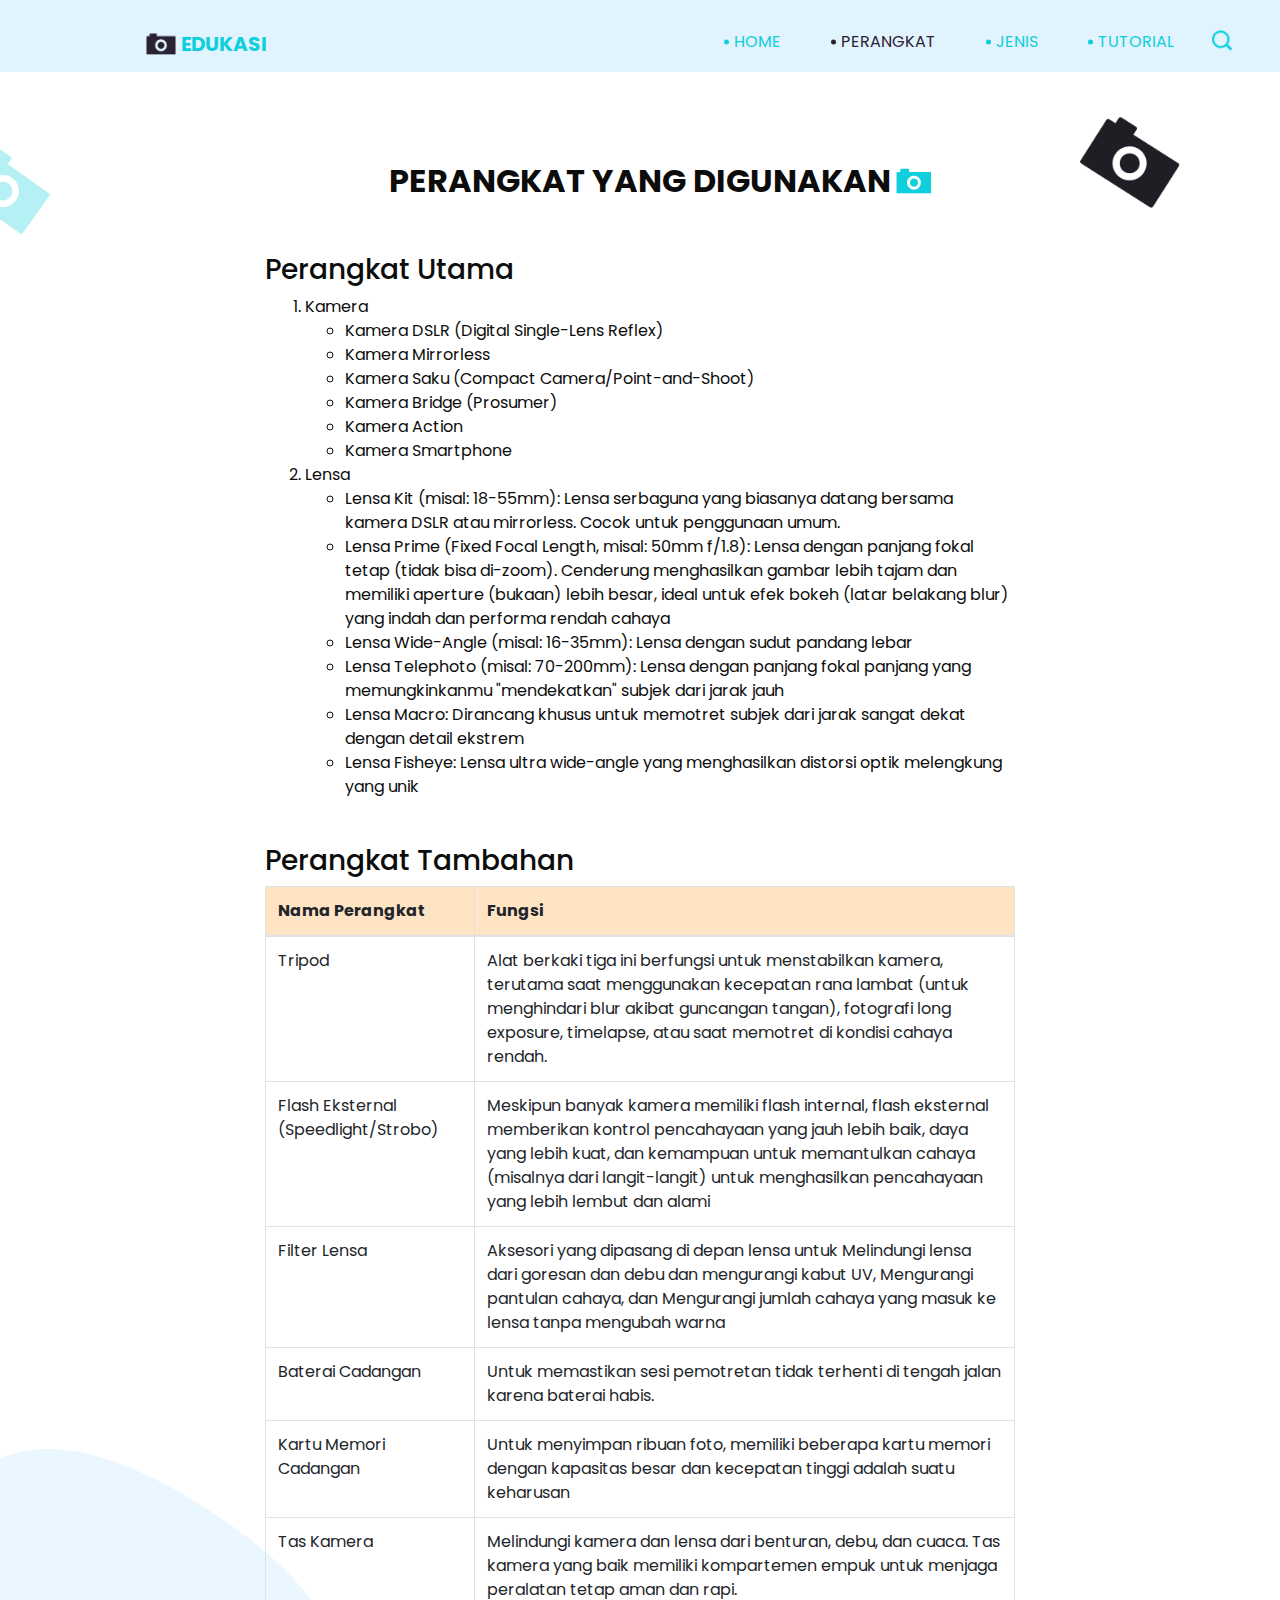
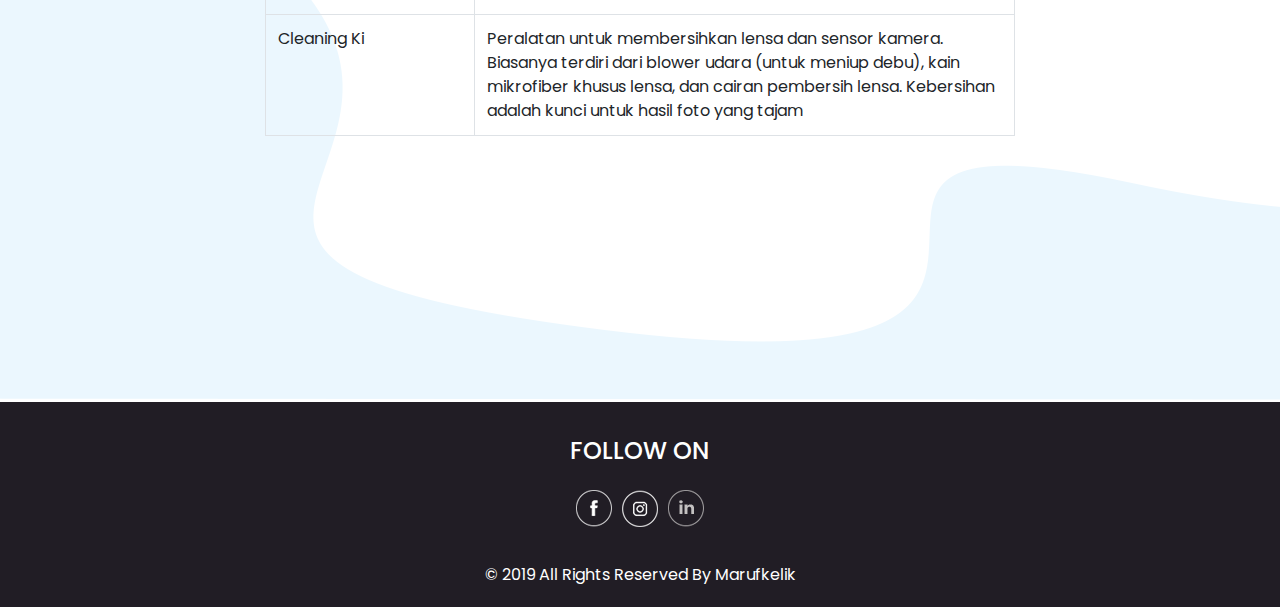
<file: perangkat.html>
<!DOCTYPE html>
<html>

<head>
  <!-- Basic -->
  <meta charset="utf-8" />
  <meta http-equiv="X-UA-Compatible" content="IE=edge" />
  <!-- Mobile Metas -->
  <meta name="viewport" content="width=device-width, initial-scale=1, shrink-to-fit=no" />
  <!-- Site Metas -->
  <meta name="keywords" content="" />
  <meta name="description" content="" />
  <meta name="author" content="" />

  <title>Edukasi</title>


  <!-- bootstrap core css -->
  <link rel="stylesheet" type="text/css" href="css/bootstrap.css" />

  <!-- fonts style -->
  <link href="https://fonts.googleapis.com/css?family=Poppins:400,700&display=swap" rel="stylesheet">

  <!-- Custom styles for this template -->
  <link href="css/style.css" rel="stylesheet" />
  <!-- responsive style -->
  <link href="css/responsive.css" rel="stylesheet" />
</head>

<body class="sub_page">

  <div class="hero_area">
    <!-- header section strats -->
    <header class="header_section">
      <div class="container-fluid">
        <div class="row">
          <div class="col-lg-11 offset-lg-1">
            <nav class="navbar navbar-expand-lg custom_nav-container ">
              <a class="navbar-brand" href="index.html">
                <img src="images/logo.png" alt="">
                <span>
                  Edukasi
                </span>
              </a>
              </a>
              <button class="navbar-toggler" type="button" data-toggle="collapse" data-target="#navbarSupportedContent"
                aria-controls="navbarSupportedContent" aria-expanded="false" aria-label="Toggle navigation">
                <span class="navbar-toggler-icon"></span>
              </button>

              <div class="collapse navbar-collapse" id="navbarSupportedContent">
                <div class="d-flex ml-auto flex-column flex-lg-row align-items-center">
                  <ul class="navbar-nav  ">
                    <li class="nav-item ">
                      <a class="nav-link" href="index.html">Home </a>
                    </li>
                    <li class="nav-item active">
                      <a class="nav-link" href="perangkat.html"> Perangkat</a>
                    </li>
                    <li class="nav-item">
                      <a class="nav-link" href="jenis.html"> Jenis </a>
                    </li>
                    <li class="nav-item">
                      <a class="nav-link" href="Tutorial.html">Tutorial</a>
                    </li>
                  </ul>
                  <form class="form-inline">
                    <button class="btn  my-2 my-sm-0 nav_search-btn" type="submit"></button>
                  </form>
                </div>

              </div>
            </nav>
          </div>
        </div>
      </div>
    </header>
    <!-- end header section -->
  </div>

  <!-- contact section -->

  <section class="contact_section layout_padding">
    <div class="bg-img1">
      <img src="images/bg-img-1.png" alt="">
    </div>
    <div class="bg-img2">
      <img src="images/bg-img-2.png" alt="">
    </div>
    <div class="container">
      <div class="heading_container">
        <h2>
          Perangkat yang digunakan
        </h2>
      </div>
      <div class="">
        <div class="row">
          <div class="col-md-8 mx-auto">
            <form action="">
			<div class="contact_form-container">
		<h3>
          Perangkat Utama
        </h3>
					<ol>
						<li>Kamera</li>
							<ul>
								<li>Kamera DSLR (Digital Single-Lens Reflex)</li>
								<li>Kamera Mirrorless</li>
								<li>Kamera Saku (Compact Camera/Point-and-Shoot)</li>
								<li>Kamera Bridge (Prosumer)</li>
								<li>Kamera Action</li>
								<li>Kamera Smartphone</li>
							</ul>
						<li>Lensa</li>
						<ul>
								<li>Lensa Kit (misal: 18-55mm): Lensa serbaguna yang biasanya datang bersama kamera DSLR atau mirrorless. Cocok untuk penggunaan umum.</li>
								<li>Lensa Prime (Fixed Focal Length, misal: 50mm f/1.8): Lensa dengan panjang fokal tetap (tidak bisa di-zoom). Cenderung menghasilkan gambar lebih tajam dan memiliki aperture (bukaan) lebih besar, ideal untuk efek bokeh (latar belakang blur) yang indah dan performa rendah cahaya</li>
								<li>Lensa Wide-Angle (misal: 16-35mm): Lensa dengan sudut pandang lebar</li>
								<li>Lensa Telephoto (misal: 70-200mm): Lensa dengan panjang fokal panjang yang memungkinkanmu "mendekatkan" subjek dari jarak jauh</li>
								<li>Lensa Macro: Dirancang khusus untuk memotret subjek dari jarak sangat dekat dengan detail ekstrem</li>
								<li>Lensa Fisheye: Lensa ultra wide-angle yang menghasilkan distorsi optik melengkung yang unik</li>
							</ul>
                    </ol>
								
				</div>
              <div class="contact_form-container">
			  <h3>
				  Perangkat Tambahan
				</h3>
                <table id="hobbybro" class="table table-bordered table-hover">
								<thead>
									<tr style="background-color: bisque;">
									  <th>Nama Perangkat</th>
									  <th>Fungsi</th>
									</tr>
								</thead>
								<tbody>
										<tr>
										  <td>Tripod</td>
										  <td>Alat berkaki tiga ini berfungsi untuk menstabilkan kamera, terutama saat menggunakan kecepatan rana lambat (untuk menghindari blur akibat guncangan tangan), fotografi long exposure, timelapse, atau saat memotret di kondisi cahaya rendah.</td>
										</tr>
										<tr>
										  <td>Flash Eksternal (Speedlight/Strobo)</td>
										  <td>Meskipun banyak kamera memiliki flash internal, flash eksternal memberikan kontrol pencahayaan yang jauh lebih baik, daya yang lebih kuat, dan kemampuan untuk memantulkan cahaya (misalnya dari langit-langit) untuk menghasilkan pencahayaan yang lebih lembut dan alami</td>
										</tr>				
                                        <tr>
										  <td>Filter Lensa</td>
										  <td>Aksesori yang dipasang di depan lensa untuk Melindungi lensa dari goresan dan debu dan mengurangi kabut UV, Mengurangi pantulan cahaya, dan Mengurangi jumlah cahaya yang masuk ke lensa tanpa mengubah warna</td>
										</tr>
                                        <tr>
										  <td>Baterai Cadangan</td>
										  <td>Untuk memastikan sesi pemotretan tidak terhenti di tengah jalan karena baterai habis.</td>
										</tr>
                                        <tr>
										  <td>Kartu Memori Cadangan</td>
										  <td>Untuk menyimpan ribuan foto, memiliki beberapa kartu memori dengan kapasitas besar dan kecepatan tinggi adalah suatu keharusan</td>
										</tr>
										<tr>
										  <td>Tas Kamera</td>
										  <td>Melindungi kamera dan lensa dari benturan, debu, dan cuaca. Tas kamera yang baik memiliki kompartemen empuk untuk menjaga peralatan tetap aman dan rapi.</td>
										</tr>
										<tr>
										  <td>Cleaning Ki</td>
										  <td>Peralatan untuk membersihkan lensa dan sensor kamera. Biasanya terdiri dari blower udara (untuk meniup debu), kain mikrofiber khusus lensa, dan cairan pembersih lensa. Kebersihan adalah kunci untuk hasil foto yang tajam</td>
										</tr>
								</tfoot>
							</table>
              </div>
            </form>
          </div>
        </div>
      </div>
    </div>
  </section>


  <!-- end contact section -->


  <!-- info section -->
  <section class="info_section ">
    <div class="container">
      <div class="info_container">
        <div class="info_social">
          <div class="d-flex justify-content-center">
            <h4 class="">
              Follow on
            </h4>
          </div>
          <div class="social_box">
            <a href="https://www.facebook.com/Maruffidarto/">
              <img src="images/fb.png" alt="">
            </a>
            <a href="https://www.instagram.com/Marufkelik">
              <img src="images/instagram.png" alt="">
            </a>
            <a href="https://www.youtube.com/@Marufkeli">
              <img src="images/linkedin.png" alt="">
            </a>
          </div>
        </div>
      </div>
    </div>
  </section>
  <!-- end info_section -->

  <!-- footer section -->
  <section class="container-fluid footer_section">
    <div class="container">
      <p>
        &copy; 2019 All Rights Reserved By
        <a href="https://instagram/marufkelik">Marufkelik</a>
      </p>
    </div>
  </section>
  <!-- footer section -->

  <script type="text/javascript" src="js/jquery-3.4.1.min.js"></script>
  <script type="text/javascript" src="js/bootstrap.js"></script>

</body>

</html>
</file>
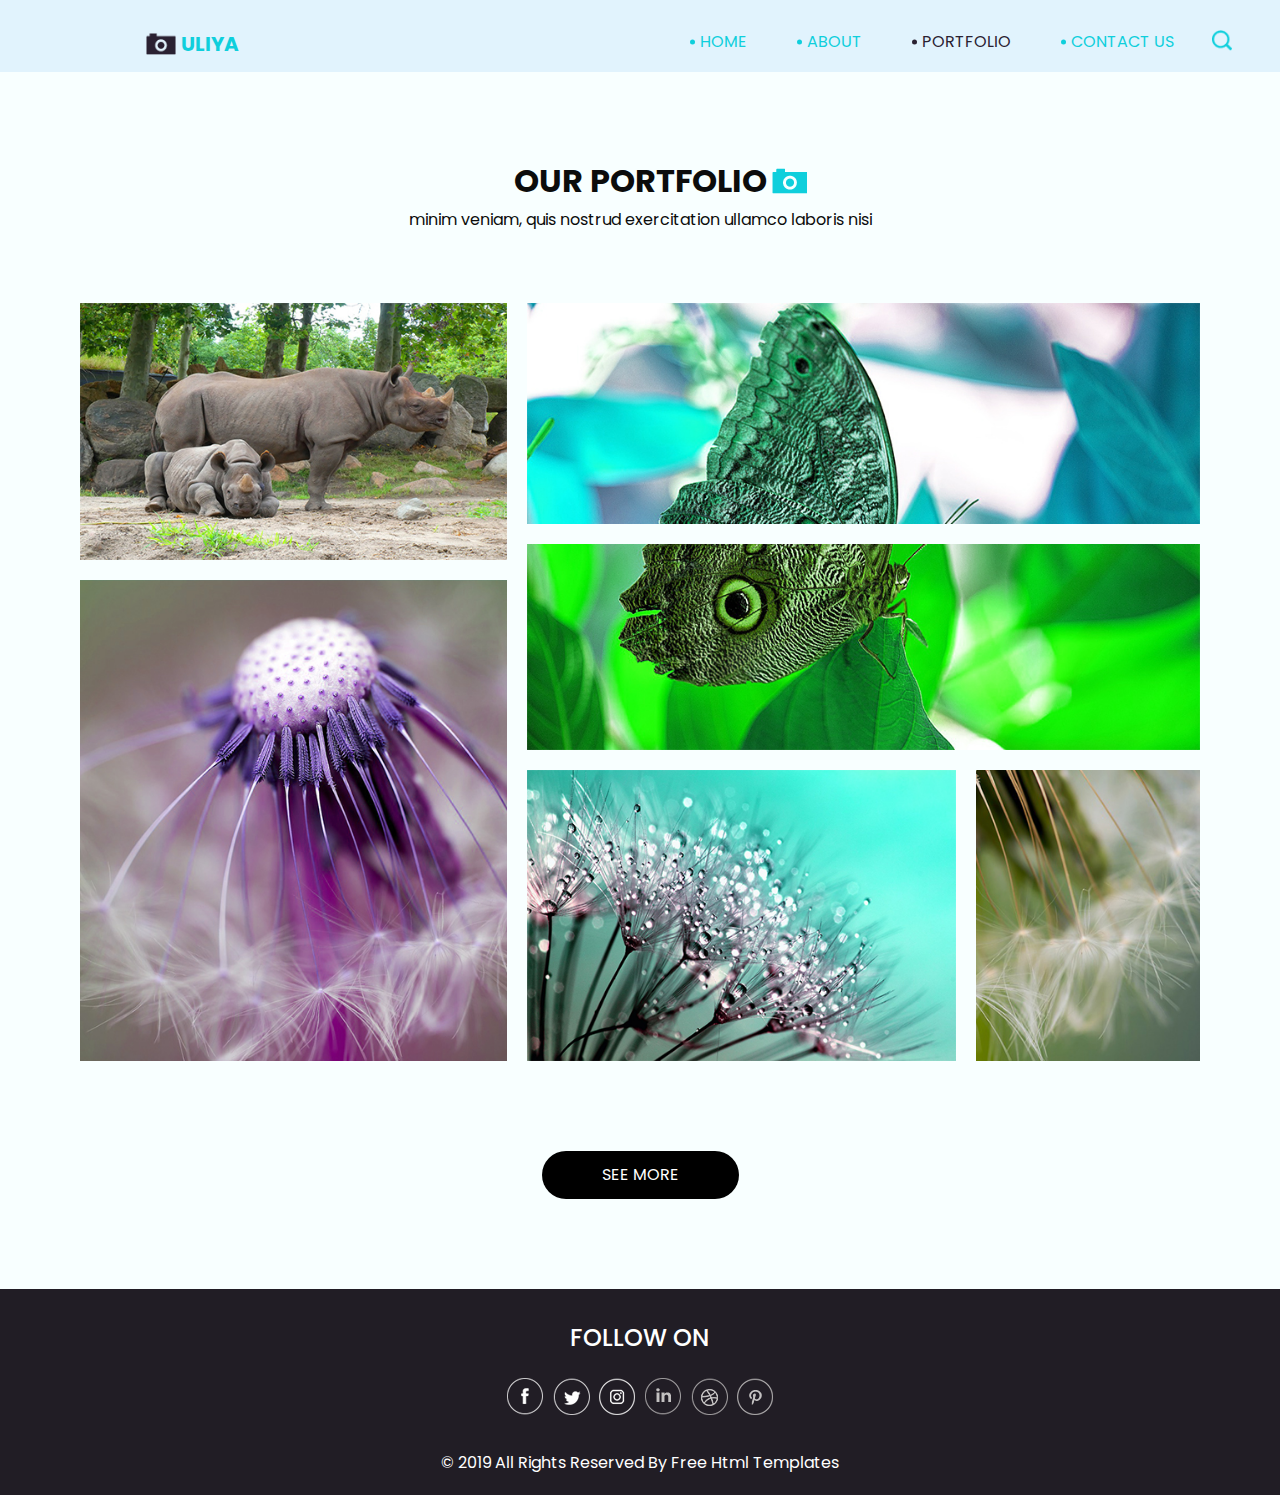
<file: portfolio.html>
<!DOCTYPE html>
<html>

<head>
  <!-- Basic -->
  <meta charset="utf-8" />
  <meta http-equiv="X-UA-Compatible" content="IE=edge" />
  <!-- Mobile Metas -->
  <meta name="viewport" content="width=device-width, initial-scale=1, shrink-to-fit=no" />
  <!-- Site Metas -->
  <meta name="keywords" content="" />
  <meta name="description" content="" />
  <meta name="author" content="" />

  <title>Uliya</title>


  <!-- bootstrap core css -->
  <link rel="stylesheet" type="text/css" href="css/bootstrap.css" />

  <!-- fonts style -->
  <link href="https://fonts.googleapis.com/css?family=Poppins:400,700&display=swap" rel="stylesheet">

  <!-- Custom styles for this template -->
  <link href="css/style.css" rel="stylesheet" />
  <!-- responsive style -->
  <link href="css/responsive.css" rel="stylesheet" />
</head>

<body class="sub_page">

  <div class="hero_area">
    <!-- header section strats -->
    <header class="header_section">
      <div class="container-fluid">
        <div class="row">
          <div class="col-lg-11 offset-lg-1">
            <nav class="navbar navbar-expand-lg custom_nav-container ">
              <a class="navbar-brand" href="index.html">
                <img src="images/logo.png" alt="">
                <span>
                  Uliya
                </span>
              </a>
              </a>
              <button class="navbar-toggler" type="button" data-toggle="collapse" data-target="#navbarSupportedContent"
                aria-controls="navbarSupportedContent" aria-expanded="false" aria-label="Toggle navigation">
                <span class="navbar-toggler-icon"></span>
              </button>

              <div class="collapse navbar-collapse" id="navbarSupportedContent">
                <div class="d-flex ml-auto flex-column flex-lg-row align-items-center">
                  <ul class="navbar-nav  ">
                    <li class="nav-item ">
                      <a class="nav-link" href="index.html">Home <span class="sr-only">(current)</span></a>
                    </li>
                    <li class="nav-item">
                      <a class="nav-link" href="about.html"> About</a>
                    </li>
                    <li class="nav-item active">
                      <a class="nav-link" href="portfolio.html"> Portfolio </a>
                    </li>
                    <li class="nav-item">
                      <a class="nav-link" href="contact.html">Contact Us</a>
                    </li>
                  </ul>
                  <form class="form-inline">
                    <button class="btn  my-2 my-sm-0 nav_search-btn" type="submit"></button>
                  </form>
                </div>

              </div>
            </nav>
          </div>
        </div>
      </div>
    </header>
    <!-- end header section -->

  </div>

  <!-- portfolio section -->

  <section class="portfolio_section layout_padding">
    <div class="container">
      <div class="heading_container">
        <h2>
          Our portfolio
        </h2>
        <p>
          minim veniam, quis nostrud exercitation ullamco laboris nisi
        </p>
      </div>
      <div class="portfolio_container layout_padding2">
        <div class="box-1">
          <div class="img-box b-1">
            <img src="images/p-1.jpg" alt="">
            <div class="btn-box">
              <a href="" class="btn-1">

              </a>
            </div>
          </div>
          <div class="img-box b-2">
            <img src="images/p-2.jpg" alt="">
            <div class="btn-box">
              <a href="" class="btn-1">

              </a>
            </div>
          </div>
        </div>
        <div class="box-2">
          <div class="box-2-top">
            <div class="img-box b-3">
              <img src="images/p-3.jpg" alt="">
              <div class="btn-box">
                <a href="" class="btn-1">

                </a>
              </div>
            </div>
          </div>
          <div class="box-2-top2">
            <div class="img-box b-4">
              <img src="images/p-4.jpg" alt="">
              <div class="btn-box">
                <a href="" class="btn-1">

                </a>
              </div>
            </div>
          </div>
          <div class="box-2-btm">
            <div class="img-box b-5">
              <img src="images/p-5.jpg" alt="">
              <div class="btn-box">
                <a href="" class="btn-1">

                </a>
              </div>
            </div>
            <div class="img-box b-6">
              <img src="images/p-6.jpg" alt="">
              <div class="btn-box">
                <a href="" class="btn-1">

                </a>
              </div>
            </div>
          </div>
        </div>
      </div>
      <div class="see_btn">
        <a href="">
          See More
        </a>
      </div>
    </div>

  </section>

  <!-- end about section -->

  <!-- info section -->
  <section class="info_section ">
    <div class="container">
      <div class="info_container">
        <div class="info_social">
          <div class="d-flex justify-content-center">
            <h4 class="">
              Follow on
            </h4>
          </div>
          <div class="social_box">
            <a href="">
              <img src="images/fb.png" alt="">
            </a>
            <a href="">
              <img src="images/twitter.png" alt="">
            </a>
            <a href="">
              <img src="images/instagram.png" alt="">
            </a>
            <a href="">
              <img src="images/linkedin.png" alt="">
            </a>
            <a href="">
              <img src="images/dribble.png" alt="">
            </a>
            <a href="">
              <img src="images/pinterest.png" alt="">
            </a>
          </div>
        </div>
      </div>
    </div>
  </section>

  <!-- end info_section -->

  <!-- footer section -->
  <section class="container-fluid footer_section">
    <div class="container">
      <p>
        &copy; 2019 All Rights Reserved By
        <a href="https://html.design/">Free Html Templates</a>
      </p>
    </div>
  </section>
  <!-- footer section -->

  <script type="text/javascript" src="js/jquery-3.4.1.min.js"></script>
  <script type="text/javascript" src="js/bootstrap.js"></script>

</body>

</html>
</file>
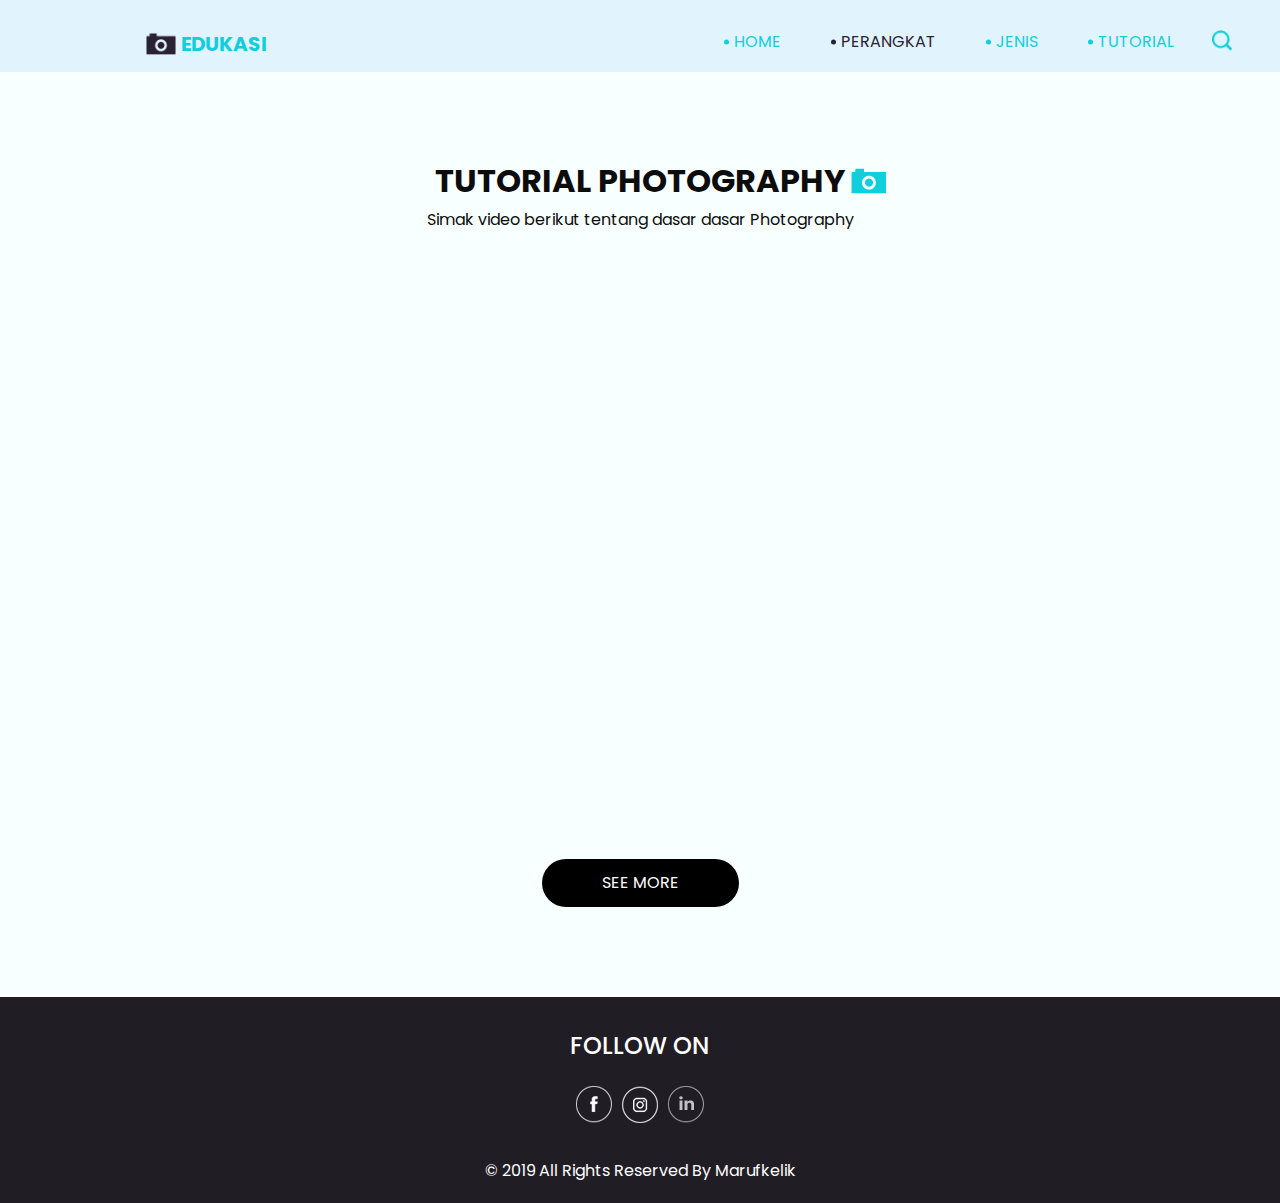
<file: Tutorial.html>
<!DOCTYPE html>
<html>

<head>
  <!-- Basic -->
  <meta charset="utf-8" />
  <meta http-equiv="X-UA-Compatible" content="IE=edge" />
  <!-- Mobile Metas -->
  <meta name="viewport" content="width=device-width, initial-scale=1, shrink-to-fit=no" />
  <!-- Site Metas -->
  <meta name="keywords" content="" />
  <meta name="description" content="" />
  <meta name="author" content="" />

  <title>Edukasi</title>


  <!-- bootstrap core css -->
  <link rel="stylesheet" type="text/css" href="css/bootstrap.css" />

  <!-- fonts style -->
  <link href="https://fonts.googleapis.com/css?family=Poppins:400,700&display=swap" rel="stylesheet">

  <!-- Custom styles for this template -->
  <link href="css/style.css" rel="stylesheet" />
  <!-- responsive style -->
  <link href="css/responsive.css" rel="stylesheet" />
</head>

<body class="sub_page">

  <div class="hero_area">
    <!-- header section strats -->
    <header class="header_section">
      <div class="container-fluid">
        <div class="row">
          <div class="col-lg-11 offset-lg-1">
            <nav class="navbar navbar-expand-lg custom_nav-container ">
              <a class="navbar-brand" href="index.html">
                <img src="images/logo.png" alt="">
                <span>
                  Edukasi
                </span>
              </a>
              </a>
              <button class="navbar-toggler" type="button" data-toggle="collapse" data-target="#navbarSupportedContent"
                aria-controls="navbarSupportedContent" aria-expanded="false" aria-label="Toggle navigation">
                <span class="navbar-toggler-icon"></span>
              </button>

              <div class="collapse navbar-collapse" id="navbarSupportedContent">
                <div class="d-flex ml-auto flex-column flex-lg-row align-items-center">
                  <ul class="navbar-nav  ">
                    <li class="nav-item ">
                      <a class="nav-link" href="index.html">Home </a>
                    </li>
                    <li class="nav-item active">
                      <a class="nav-link" href="perangkat.html"> Perangkat</a>
                    </li>
                    <li class="nav-item">
                      <a class="nav-link" href="jenis.html"> Jenis </a>
                    </li>
                    <li class="nav-item">
                      <a class="nav-link" href="tutorial.html">Tutorial <span class="sr-only">(current)</span></a>
                    </li>
                  </ul>
                  <form class="form-inline">
                    <button class="btn  my-2 my-sm-0 nav_search-btn" type="submit"></button>
                  </form>
                </div>

              </div>
            </nav>
          </div>
        </div>
      </div>
    </header>
    <!-- end header section -->

  </div>

  <!-- portfolio section -->

  <section class="portfolio_section layout_padding">
    <div class="container">
      <div class="heading_container">
        <h2>
          Tutorial photography
        </h2>
        <p>
          Simak video berikut tentang dasar dasar Photography
        </p>
        <iframe width="1024" height="576" src="https://www.youtube.com/embed/V7z7BAZdt2M?autoplay=1&controls=0&modestbranding=1" frameborder="0" allow="autoplay; encrypted-media" allowfullscreen></iframe>
      </div>
      <div class="portfolio_container">
        <div class="box">
          
        </div>
        
      </div>
      <div class="see_btn">
        <a href="https://www.youtube.com/results?search_query=tutorial+photography" target="_blank">
          See More
        </a>
      </div>
    </div>

  </section>

  <!-- end about section -->

  <!-- info section -->
  <section class="info_section ">
    <div class="container">
      <div class="info_container">
        <div class="info_social">
          <div class="d-flex justify-content-center">
            <h4 class="">
              Follow on
            </h4>
          </div>
          <div class="social_box">
            <a href="https://www.facebook.com/Maruffidarto/">
              <img src="images/fb.png" alt="">
            </a>
            <a href="https://www.instagram.com/Marufkelik">
              <img src="images/instagram.png" alt="">
            </a>
            <a href="https://www.youtube.com/@Marufkeli">
              <img src="images/linkedin.png" alt="">
            </a>
          </div>
        </div>
      </div>
    </div>
  </section>

  <!-- end info_section -->

  <!-- footer section -->
  <section class="container-fluid footer_section">
    <div class="container">
      <p>
        &copy; 2019 All Rights Reserved By
        <a href="https://instagram/marufkelik">Marufkelik</a>
      </p>
    </div>
  </section>
  <!-- footer section -->

  <script type="text/javascript" src="js/jquery-3.4.1.min.js"></script>
  <script type="text/javascript" src="js/bootstrap.js"></script>

</body>

</html>
</file>
<file: css/style.css>
body {
  font-family: 'Poppins', sans-serif;
  color: #0c0c0c;
  background-color: #ffffff;
}

.layout_padding {
  padding: 90px 0;
}

.layout_padding2 {
  padding: 45px 0;
}

.layout_padding2-top {
  padding-top: 45px;
}

.layout_padding2-bottom {
  padding-bottom: 45px;
}

.layout_padding-top {
  padding-top: 90px;
}

.layout_padding-bottom {
  padding-bottom: 90px;
}

.heading_container {
  display: -webkit-box;
  display: -ms-flexbox;
  display: flex;
  -webkit-box-orient: vertical;
  -webkit-box-direction: normal;
      -ms-flex-direction: column;
          flex-direction: column;
  -webkit-box-align: center;
      -ms-flex-align: center;
          align-items: center;
  text-align: center;
}

.heading_container h2 {
  position: relative;
  font-weight: bold;
  text-transform: uppercase;
}

.heading_container h2 span {
  position: relative;
  z-index: 2;
}

.heading_container h2::before {
  content: "";
  position: absolute;
  width: 35px;
  height: 26px;
  top: 50%;
  right: -40px;
  -webkit-transform: translateY(-50%);
          transform: translateY(-50%);
  z-index: 1;
  background-image: url(../images/heading-img.png);
  background-repeat: no-repeat;
}

/*header section*/
.hero_area {
  height: 136vh;
  position: relative;
  background-image: url(../images/hero-bg.png);
  background-size: cover;
}

.sub_page .hero_area {
  height: auto;
  background-image: none;
  background-color: #e1f3fd;
}

.sub_page .hero_area::after {
  display: none;
}

.header_section .container-fluid {
  padding-right: 25px;
  padding-left: 25px;
}

.header_section .nav_container {
  margin: 0 auto;
}

.custom_nav-container .navbar-nav .nav-item .nav-link {
  margin: 10px 30px;
  padding: 0;
  color: #0fcfdc;
  text-align: center;
  position: relative;
  text-transform: uppercase;
}

.custom_nav-container .navbar-nav .nav-item .nav-link::before {
  content: "";
  width: 5px;
  height: 5px;
  position: absolute;
  top: 50%;
  left: -10px;
  -webkit-transform: translateY(-50%);
          transform: translateY(-50%);
  background-color: #0fcfdc;
  border-radius: 100%;
}

.custom_nav-container .navbar-nav .nav-item.active .nav-link, .custom_nav-container .navbar-nav .nav-item:hover .nav-link {
  color: #2a2132;
}

.custom_nav-container .navbar-nav .nav-item.active .nav-link::before, .custom_nav-container .navbar-nav .nav-item:hover .nav-link::before {
  background-color: #2a2132;
}

a,
a:hover,
a:focus {
  text-decoration: none;
}

a:hover,
a:focus {
  color: initial;
}

.btn,
.btn:focus {
  outline: none !important;
  -webkit-box-shadow: none;
          box-shadow: none;
}

.custom_nav-container .nav_search-btn {
  background-image: url(../images/search-icon.png);
  background-size: 20px;
  background-repeat: no-repeat;
  background-position: center 5px;
  width: 35px;
  height: 35px;
  padding: 0;
  border: none;
}

.navbar-brand {
  display: -webkit-box;
  display: -ms-flexbox;
  display: flex;
  -webkit-box-align: center;
      -ms-flex-align: center;
          align-items: center;
}

.navbar-brand img {
  width: 30px;
  margin-right: 5px;
}

.navbar-brand span {
  font-size: 20px;
  font-weight: 700;
  color: #0fcfdc;
  text-transform: uppercase;
}

.custom_nav-container {
  z-index: 99999;
  padding-top: 20px;
  -webkit-box-align: end;
      -ms-flex-align: end;
          align-items: flex-end;
}

.navbar-expand-lg .navbar-collapse {
  -webkit-box-align: end;
      -ms-flex-align: end;
          align-items: flex-end;
}

.custom_nav-container .navbar-toggler {
  outline: none;
}

.custom_nav-container .navbar-toggler .navbar-toggler-icon {
  background-image: url(../images/menu.png);
  background-size: 45px;
}

/*end header section*/
/* slider section */
.slider_section {
  display: -webkit-box;
  display: -ms-flexbox;
  display: flex;
  -webkit-box-align: center;
      -ms-flex-align: center;
          align-items: center;
  position: relative;
  z-index: 2;
  color: #3b3a3a;
}

.slider_section .row {
  -webkit-box-align: center;
      -ms-flex-align: center;
          align-items: center;
}

.slider_section div#carouselExampleControls {
  width: 100%;
}

.slider_section .detail_box {
  padding-right: 10%;
}

.slider_section .detail_box h1 {
  font-weight: bold;
  margin-bottom: 30px;
  text-transform: uppercase;
}

.slider_section .detail_box .btn-box {
  margin-top: 35px;
}

.slider_section .detail_box .btn-box a {
  width: 125px;
  text-align: center;
}

.slider_section .detail_box .btn-box .btn-1 {
  display: inline-block;
  padding: 7px 0px;
  background-color: #0fcfdc;
  color: #ffffff;
  border-radius: 30px;
  margin-right: 5px;
}

.slider_section .detail_box .btn-box .btn-1:hover {
  background-color: #0db9c4;
}

.slider_section .detail_box .btn-box .btn-2 {
  display: inline-block;
  padding: 7px 0px;
  background-color: #000000;
  color: #ffffff;
  border-radius: 30px;
}

.slider_section .detail_box .btn-box .btn-2:hover {
  background-color: #333333;
}

.slider_section .img-box img {
  width: 100%;
}

.slider_section .carousel_btn-container {
  width: 60px;
  position: absolute;
  bottom: 175px;
  display: -webkit-box;
  display: -ms-flexbox;
  display: flex;
  -webkit-box-pack: justify;
      -ms-flex-pack: justify;
          justify-content: space-between;
  left: 10%;
  z-index: 999;
}

.slider_section .carousel_btn-container .carousel-control-prev,
.slider_section .carousel_btn-container .carousel-control-next {
  position: relative;
  width: 35px;
  height: 35px;
  border: none;
  border-radius: 100%;
  opacity: 1;
  background-repeat: no-repeat;
  background-size: 20px;
  background-position: center;
}

.slider_section .carousel_btn-container .carousel-control-prev {
  background-image: url(../images/prev.png);
}

.slider_section .carousel_btn-container .carousel-control-prev:hover {
  background-image: url(../images/prev-blue.png);
}

.slider_section .carousel_btn-container .carousel-control-next {
  background-image: url(../images/next.png);
}

.slider_section .carousel_btn-container .carousel-control-next:hover {
  background-image: url(../images/next-blue.png);
}

.about_section .box {
  display: -webkit-box;
  display: -ms-flexbox;
  display: flex;
  -webkit-box-orient: vertical;
  -webkit-box-direction: normal;
      -ms-flex-direction: column;
          flex-direction: column;
  -webkit-box-align: center;
      -ms-flex-align: center;
          align-items: center;
}

.about_section .box img {
  width: 100%;
}

.about_section .box .img-box {
  position: relative;
  width: 250px;
  margin: 50px 0;
}

.about_section .box .img-box .about_img-bg {
  position: absolute;
  top: 50%;
  left: 50%;
  width: 200%;
  -webkit-transform: translate(-50%, -50%) rotate(0deg) scale(1);
          transform: translate(-50%, -50%) rotate(0deg) scale(1);
  -webkit-animation: rotateAnimation 3s infinite;
          animation: rotateAnimation 3s infinite;
}

@-webkit-keyframes rotateAnimation {
  0% {
    -webkit-transform: translate(-50%, -50%) rotate(0deg) scale(1);
            transform: translate(-50%, -50%) rotate(0deg) scale(1);
  }
  49% {
    -webkit-transform: translate(-50%, -50%) rotate(180deg) scale(1.1);
            transform: translate(-50%, -50%) rotate(180deg) scale(1.1);
  }
  100% {
    -webkit-transform: translate(-50%, -50%) rotate(360deg) scale(1);
            transform: translate(-50%, -50%) rotate(360deg) scale(1);
  }
}

@keyframes rotateAnimation {
  0% {
    -webkit-transform: translate(-50%, -50%) rotate(0deg) scale(1);
            transform: translate(-50%, -50%) rotate(0deg) scale(1);
  }
  49% {
    -webkit-transform: translate(-50%, -50%) rotate(180deg) scale(1.1);
            transform: translate(-50%, -50%) rotate(180deg) scale(1.1);
  }
  100% {
    -webkit-transform: translate(-50%, -50%) rotate(360deg) scale(1);
            transform: translate(-50%, -50%) rotate(360deg) scale(1);
  }
}

.about_section .box .detail-box {
  margin-top: 35px;
  text-align: center;
}

.about_section .box .detail-box a {
  display: inline-block;
  padding: 12px 60px;
  background-color: #000000;
  color: #ffffff;
  border-radius: 40px;
  text-transform: uppercase;
  margin-top: 35px;
}

.about_section .box .detail-box a:hover {
  background-color: #333333;
}

.portfolio_section {
  background-color: #f8ffff;
}

.portfolio_section .portfolio_container {
  display: -webkit-box;
  display: -ms-flexbox;
  display: flex;
}

.portfolio_section .portfolio_container .img-box {
  margin: 10px;
  position: relative;
  display: -webkit-box;
  display: -ms-flexbox;
  display: flex;
  -webkit-box-flex: 1;
      -ms-flex-positive: 1;
          flex-grow: 1;
}

.portfolio_section .portfolio_container .img-box img {
  width: 100%;
  height: 100%;
}

.portfolio_section .portfolio_container .img-box .btn-box {
  position: absolute;
  top: 50%;
  left: 50%;
  -webkit-transform: translate(-50%, -50%);
          transform: translate(-50%, -50%);
  display: -webkit-box;
  display: -ms-flexbox;
  display: flex;
}

.portfolio_section .portfolio_container .img-box .btn-box a {
  display: none;
  width: 50px;
  height: 50px;
  border-radius: 100%;
  background-size: cover;
  background-position: center;
  background-repeat: no-repeat;
  margin: 0 5px;
}

.portfolio_section .portfolio_container .img-box .btn-box .btn-1 {
  background-image: url(../images/link.png);
}

.portfolio_section .portfolio_container .img-box::before {
  content: "";
  display: none;
  position: absolute;
  width: 100%;
  height: 100%;
  top: 0;
  left: 0;
  background-color: rgba(15, 207, 220, 0.8);
  z-index: 0;
}

.portfolio_section .portfolio_container .img-box:hover a {
  display: block;
}

.portfolio_section .portfolio_container .img-box:hover::before {
  display: block;
}

.portfolio_section .portfolio_container .box-1,
.portfolio_section .portfolio_container .box-2 {
  display: -webkit-box;
  display: -ms-flexbox;
  display: flex;
  -webkit-box-orient: vertical;
  -webkit-box-direction: normal;
      -ms-flex-direction: column;
          flex-direction: column;
  -webkit-box-pack: stretch;
      -ms-flex-pack: stretch;
          justify-content: stretch;
  -webkit-box-align: stretch;
      -ms-flex-align: stretch;
          align-items: stretch;
}

.portfolio_section .portfolio_container .box-2-btm {
  display: -webkit-box;
  display: -ms-flexbox;
  display: flex;
  -webkit-box-pack: stretch;
      -ms-flex-pack: stretch;
          justify-content: stretch;
  -webkit-box-align: stretch;
      -ms-flex-align: stretch;
          align-items: stretch;
}

.portfolio_section .portfolio_container .box-2-btm .box-2-left {
  display: -webkit-box;
  display: -ms-flexbox;
  display: flex;
}

.portfolio_section .see_btn {
  display: -webkit-box;
  display: -ms-flexbox;
  display: flex;
  -webkit-box-pack: center;
      -ms-flex-pack: center;
          justify-content: center;
}

.portfolio_section .see_btn a {
  display: inline-block;
  padding: 12px 60px;
  background-color: #000000;
  color: #ffffff;
  border-radius: 40px;
  text-transform: uppercase;
  margin-top: 35px;
}

.portfolio_section .see_btn a:hover {
  background-color: #333333;
}

.achieve_section .achieve_container {
  display: -webkit-box;
  display: -ms-flexbox;
  display: flex;
  -webkit-box-pack: center;
      -ms-flex-pack: center;
          justify-content: center;
}

.achieve_section .achieve_container .box {
  width: 275px;
  height: 250px;
  display: -webkit-box;
  display: -ms-flexbox;
  display: flex;
  -webkit-box-orient: vertical;
  -webkit-box-direction: normal;
      -ms-flex-direction: column;
          flex-direction: column;
  -webkit-box-align: center;
      -ms-flex-align: center;
          align-items: center;
  -webkit-box-pack: center;
      -ms-flex-pack: center;
          justify-content: center;
  text-align: center;
  margin: 45px 20px 0 20px;
  padding: 45px 35px 15px 35px;
  border: 1px solid #0fcfdc;
}

.achieve_section .achieve_container .box .img-box {
  width: 120px;
}

.achieve_section .achieve_container .box .img-box img {
  width: 100%;
}

.achieve_section .achieve_container .detail-box {
  margin-top: 25px;
  text-transform: uppercase;
}

.achieve_section .achieve_container .detail-box h2 {
  font-weight: bold;
}

.achieve_section .achieve_container .detail-box h6 {
  font-weight: bold;
  font-size: 18px;
}

.client_section .row {
  -webkit-box-align: center;
      -ms-flex-align: center;
          align-items: center;
}

.client_section .col-md-3 {
  display: -webkit-box;
  display: -ms-flexbox;
  display: flex;
  -webkit-box-pack: end;
      -ms-flex-pack: end;
          justify-content: flex-end;
}

.client_section .btn_container {
  display: -webkit-box;
  display: -ms-flexbox;
  display: flex;
  -webkit-box-pack: center;
      -ms-flex-pack: center;
          justify-content: center;
  -webkit-box-align: center;
      -ms-flex-align: center;
          align-items: center;
}

.client_section .btn_container .carousel-control-prev,
.client_section .btn_container .carousel-control-next {
  position: relative;
  width: 50px;
  height: 50px;
  border: none;
  border-radius: 100%;
  opacity: 1;
  background-repeat: no-repeat;
  background-size: 15px;
  background-position: center;
  background-color: #0fcfdc;
  margin: 0 5px;
}

.client_section .btn_container .carousel-control-prev:hover,
.client_section .btn_container .carousel-control-next:hover {
  background-color: #000000;
}

.client_section .btn_container .carousel-control-prev {
  background-image: url(../images/prev-white.png);
}

.client_section .btn_container .carousel-control-next {
  background-image: url(../images/next-white.png);
}

.client_section .detail-box {
  padding: 20px;
  border: 1px solid #0fcfdc;
  margin: 0 25px;
}

.client_section .detail-box h4 {
  text-transform: uppercase;
}

/* contact section */
.contact_section {
  background-image: url(../images/contact-bg.png);
  background-repeat: no-repeat;
  background-position: left bottom;
  padding-bottom: 250px;
  position: relative;
}

.contact_section .bg-img1 {
  width: 100px;
  position: absolute;
  top: 45px;
  right: 100px;
}

.contact_section .bg-img1 img {
  width: 100%;
}

.contact_section .bg-img2 {
  width: 50px;
  position: absolute;
  top: 75px;
  left: 0px;
}

.contact_section .bg-img2 img {
  width: 100%;
}

.contact_section .contact_form-container {
  margin-top: 45px;
}

.contact_section .contact_form-container input {
  border: none;
  outline: none;
  border-bottom: 1px solid #000000;
  color: #000000;
  width: 100%;
  margin: 15px 0;
  background-color: transparent;
}

.contact_section .contact_form-container input::-webkit-input-placeholder {
  color: #000000;
}

.contact_section .contact_form-container input:-ms-input-placeholder {
  color: #000000;
}

.contact_section .contact_form-container input::-ms-input-placeholder {
  color: #000000;
}

.contact_section .contact_form-container input::placeholder {
  color: #000000;
}

.contact_section .contact_form-container input.message_input {
  margin-top: 55px;
}

.contact_section .contact_form-container button {
  display: inline-block;
  padding: 12px 50px;
  background-color: #0fcfdc;
  color: #ffffff;
  border-radius: 0;
  margin-top: 35px;
  border: none;
}

.contact_section .contact_form-container button:hover {
  background-color: #0db9c4;
}

/* end contact section */
.info_section {
  background-color: #211d25;
  color: #ffffff;
  font-family: 'Poppins', sans-serif;
}

.info_section .info_container {
  width: 75%;
  margin: 0 auto;
}

.info_section .info_social {
  padding-top: 35px;
  display: -webkit-box;
  display: -ms-flexbox;
  display: flex;
  -webkit-box-orient: vertical;
  -webkit-box-direction: normal;
      -ms-flex-direction: column;
          flex-direction: column;
  -webkit-box-align: center;
      -ms-flex-align: center;
          align-items: center;
}

.info_section .info_social h4 {
  text-transform: uppercase;
}

.info_section .info_social .social_box {
  display: -webkit-box;
  display: -ms-flexbox;
  display: flex;
  margin: 15px auto;
  -webkit-box-align: center;
      -ms-flex-align: center;
          align-items: center;
}

.info_section .info_social .social_box img {
  min-width: 10px;
  margin: 0 3px;
}

/* footer section*/
.footer_section {
  background-color: #211d25;
  display: -webkit-box;
  display: -ms-flexbox;
  display: flex;
  -webkit-box-pack: center;
      -ms-flex-pack: center;
          justify-content: center;
  position: relative;
  font-family: 'Poppins', sans-serif;
}

.footer_section p {
  color: #ffffff;
  margin: 0 auto;
  text-align: center;
  padding: 20px 0;
  width: 55%;
}

.footer_section a {
  color: #ffffff;
}
/*# sourceMappingURL=style.css.map */
</file>
<file: css/responsive.css>
@media (max-width: 1120px) {
  .slider_section .carousel_btn-container {
    bottom: 0;
  }
}

@media (max-width: 992px) {
  .navbar-nav {
    align-items: center;
  }

  .custom_nav-container .navbar-nav .nav-item .nav-link {
    margin: 15px 30px;
  }

  .achieve_section .achieve_container {
    flex-wrap: wrap;
  }

  .info_section .info_container {
    width: 100%;
  }

  .footer_section p {
    width: 100%;
  }
}

@media (max-width: 768px) {
  .hero_area {
    height: auto;
  }

  .slider_section {
    padding-top: 50px;
  }

  .slider_section .detail_box {
    text-align: center;
    margin-bottom: 35px;
  }

  .slider_section .detail_box {
    padding: 0;
  }

  .about_section .box .img-box {
    width: 40%;
  }

  .portfolio_section .portfolio_container {
    flex-direction: column;
  }

  .contact_section .bg-img1 {
    width: 75px;
    position: absolute;
    top: 0;
    right: 0px;
  }

  .client_section .col-md-3 {
    justify-content: center;
  }

  .client_section .detail-box {
    margin-bottom: 35px;
  }

  .client_section .row {
    flex-wrap: wrap-reverse;
  }
}

@media (max-width: 576px) {
  .heading_container h2::before {
    top: -15px;
    right: 50%;
    -webkit-transform: translate(50%, -50%);
    transform: translate(50%, -50%);
  }

  .client_section .detail-box {
    margin-left: 0;
    margin-right: 0;

  }
}

@media (max-width: 480px) {}

@media (max-width: 420px) {
  .slider_section .detail_box h1 {
    font-size: 2rem;
  }

  .portfolio_section .portfolio_container .box-2-btm {
    flex-direction: column;
  }
}

@media (max-width: 360px) {}

@media (min-width: 1200px) {
  .container {
    max-width: 1170px;
  }
}
</file>
